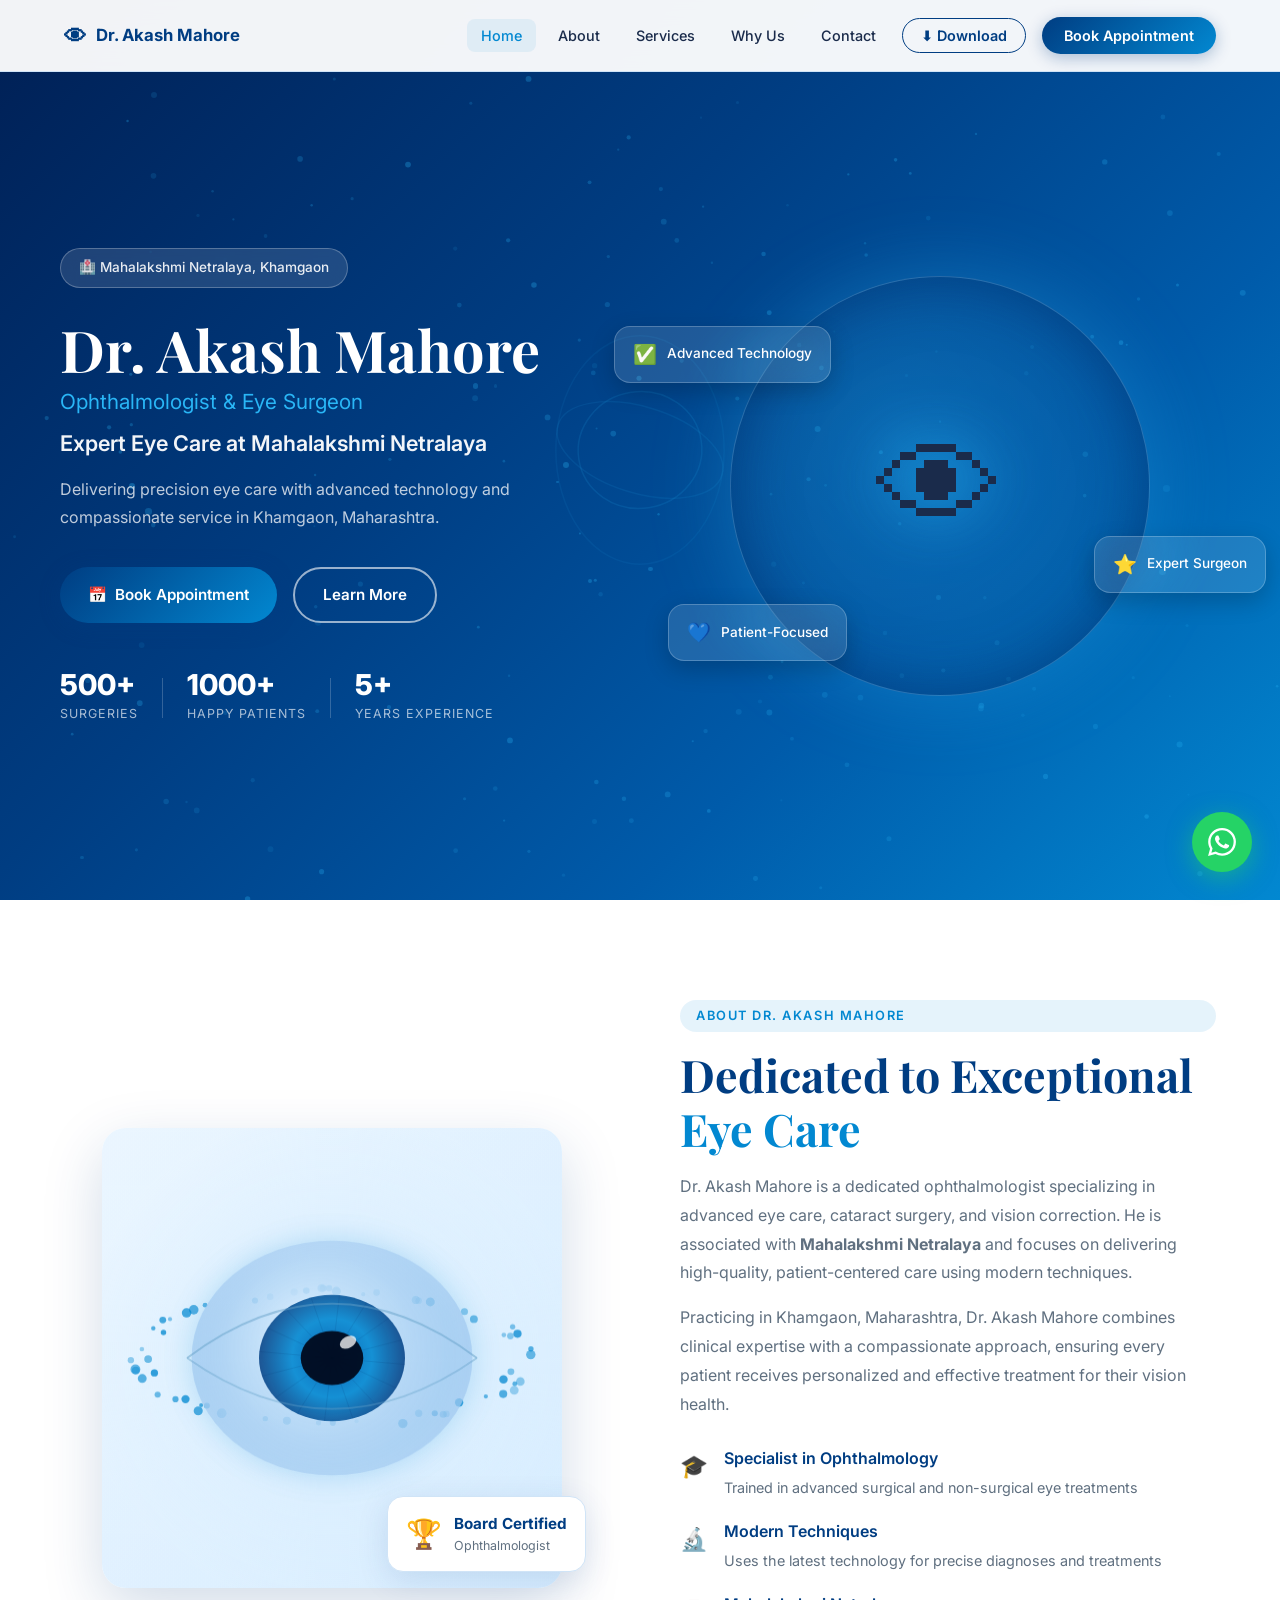
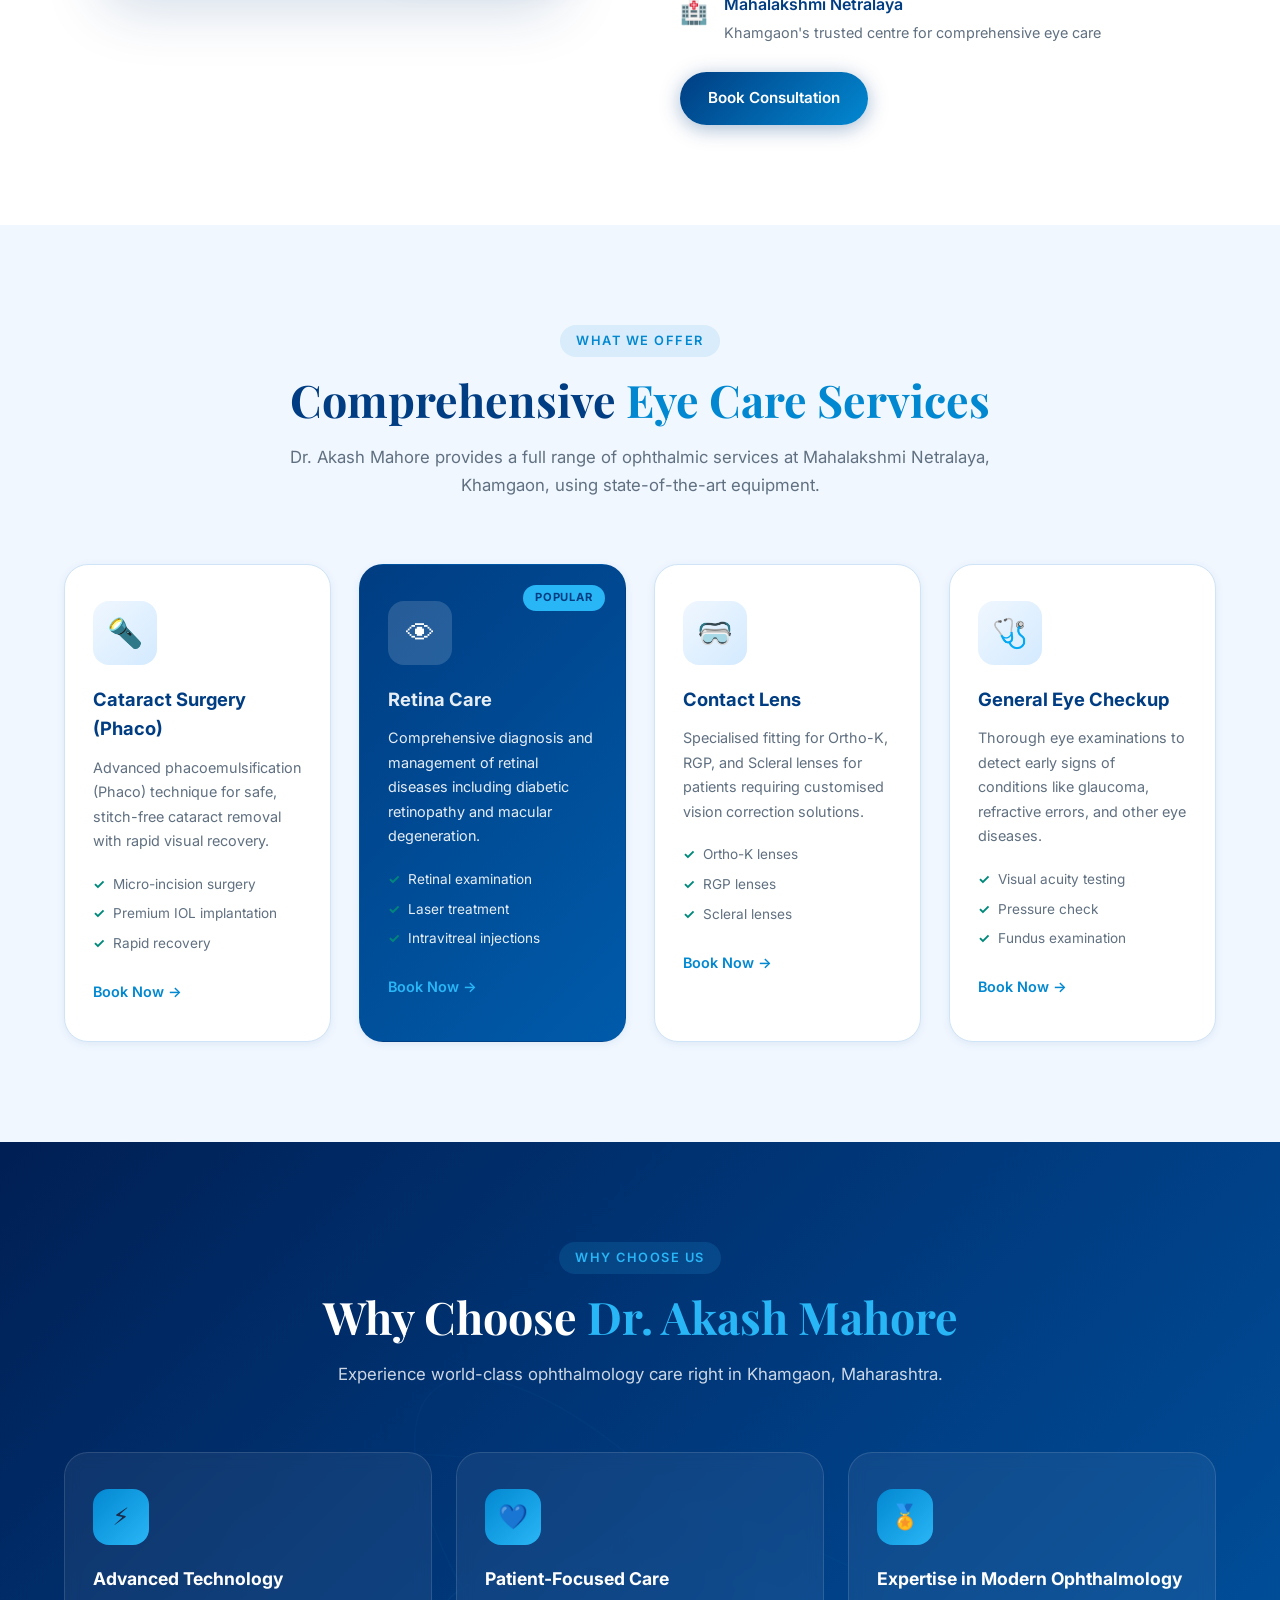
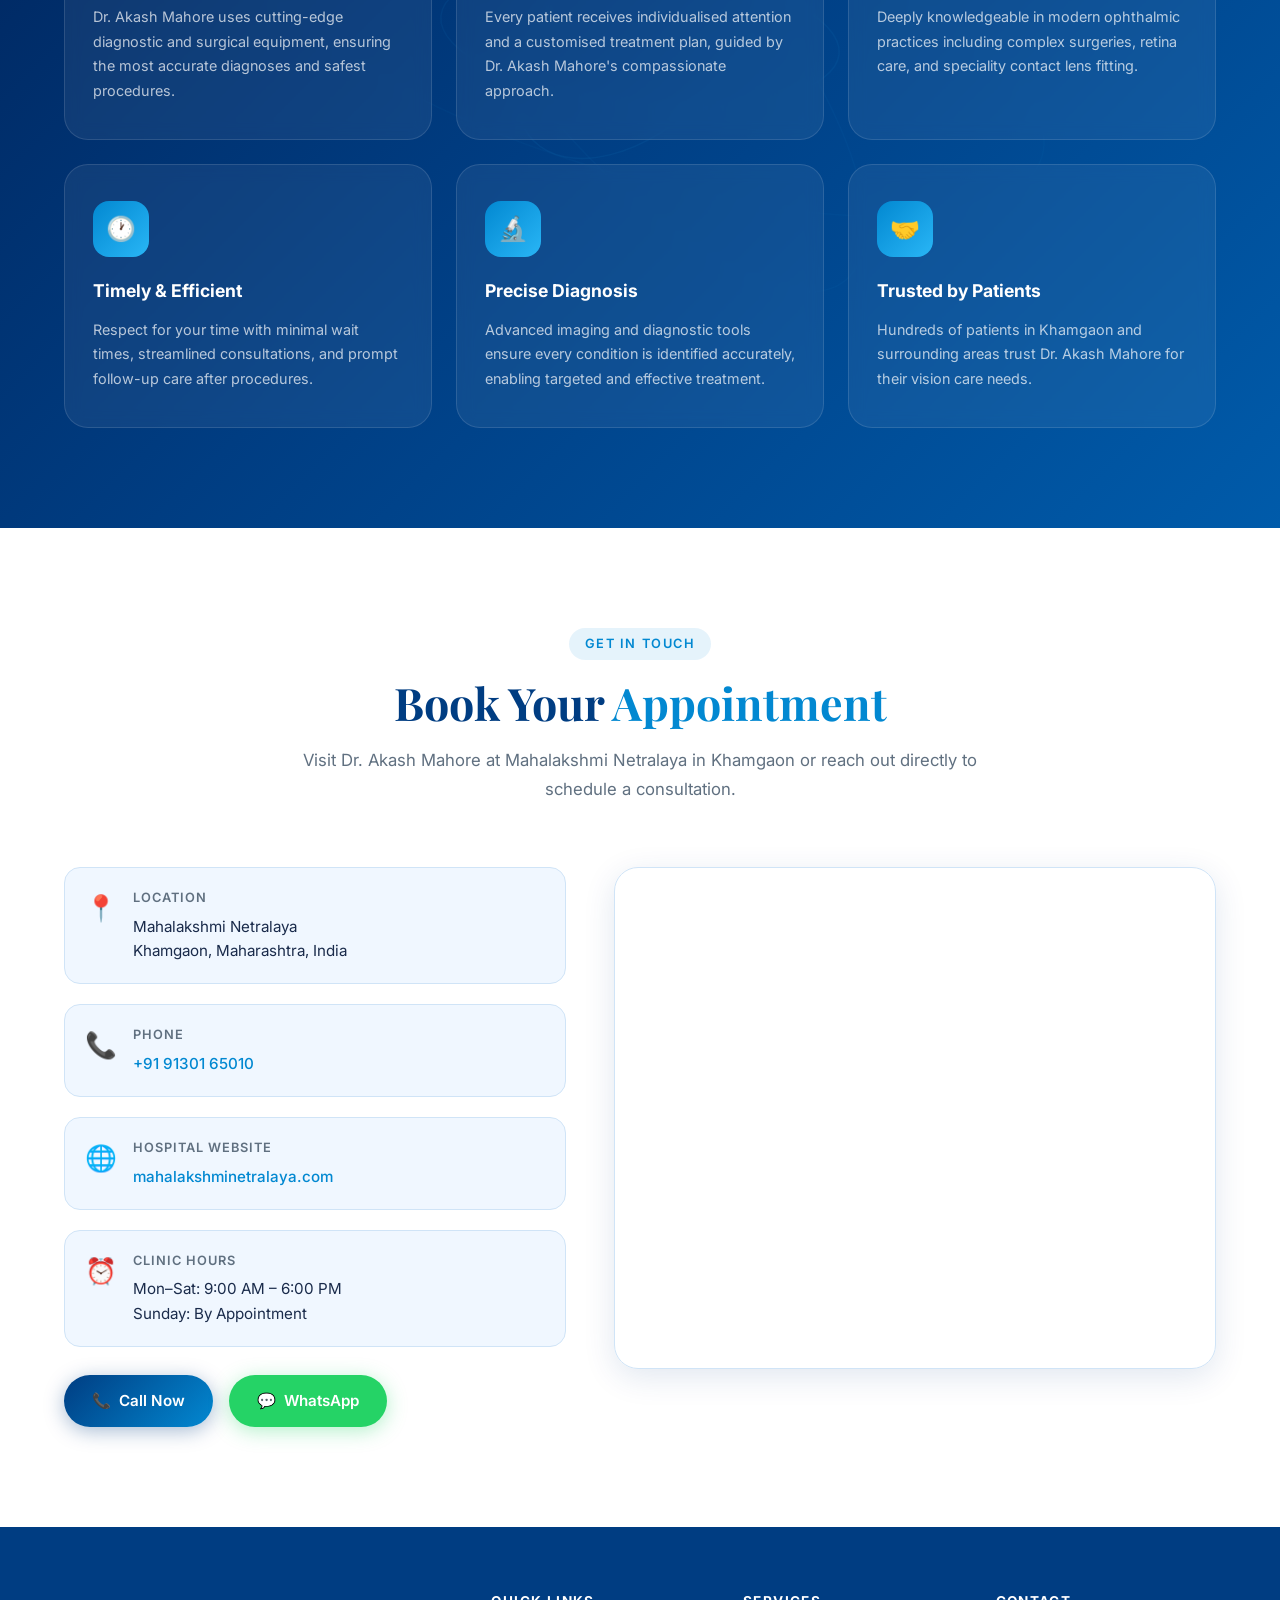
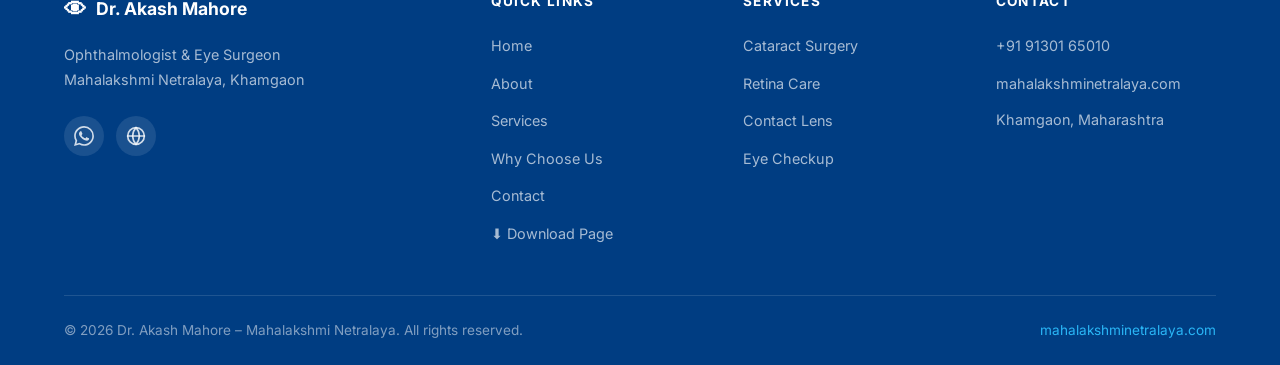
<file: index.html>
<!DOCTYPE html>
<html lang="en">
<head>
  <meta charset="UTF-8" />
  <meta name="viewport" content="width=device-width, initial-scale=1.0" />
  <meta name="description" content="Dr. Akash Mahore is a renowned ophthalmologist at Mahalakshmi Netralaya, Khamgaon, Maharashtra. Expert in cataract surgery, retina care, contact lens fitting, and general eye checkups." />
  <meta name="keywords" content="Dr. Akash Mahore, ophthalmologist, eye surgeon, Mahalakshmi Netralaya, Khamgaon, Maharashtra, cataract surgery, retina care, contact lens, eye checkup" />
  <meta name="author" content="Dr. Akash Mahore" />
  <meta property="og:title" content="Dr. Akash Mahore | Ophthalmologist | Mahalakshmi Netralaya" />
  <meta property="og:description" content="Expert eye care at Mahalakshmi Netralaya, Khamgaon, Maharashtra. Book an appointment with Dr. Akash Mahore today." />
  <meta property="og:type" content="website" />
  <title>Dr. Akash Mahore | Ophthalmologist | Mahalakshmi Netralaya</title>

  <!-- Schema Markup for Medical Professional -->
  <script type="application/ld+json">
  {
    "@context": "https://schema.org",
    "@type": "Physician",
    "name": "Dr. Akash Mahore",
    "description": "Ophthalmologist and Eye Surgeon specializing in cataract surgery, retina care, and vision correction.",
    "medicalSpecialty": "Ophthalmology",
    "worksFor": {
      "@type": "MedicalOrganization",
      "name": "Mahalakshmi Netralaya",
      "url": "https://mahalakshminetralaya.com",
      "address": {
        "@type": "PostalAddress",
        "addressLocality": "Khamgaon",
        "addressRegion": "Maharashtra",
        "addressCountry": "IN"
      }
    },
    "telephone": "+919130165010",
    "url": "https://mahalakshminetralaya.com"
  }
  </script>

  <link rel="stylesheet" href="styles.css" />
  <link rel="preconnect" href="https://fonts.googleapis.com" />
  <link rel="preconnect" href="https://fonts.gstatic.com" crossorigin />
  <link href="https://fonts.googleapis.com/css2?family=Inter:wght@300;400;500;600;700;800&family=Playfair+Display:wght@700&display=swap" rel="stylesheet" />
</head>
<body>

  <!-- ===== NAVIGATION ===== -->
  <nav class="navbar" id="navbar" role="navigation" aria-label="Main navigation">
    <div class="nav-container">
      <a href="#home" class="nav-logo" aria-label="Dr. Akash Mahore Home">
        <span class="logo-icon">👁</span>
        <span class="logo-text">Dr. Akash Mahore</span>
      </a>
      <ul class="nav-links" id="navLinks" role="list">
        <li><a href="#home" class="nav-link">Home</a></li>
        <li><a href="#about" class="nav-link">About</a></li>
        <li><a href="#services" class="nav-link">Services</a></li>
        <li><a href="#why-choose" class="nav-link">Why Us</a></li>
        <li><a href="#contact" class="nav-link">Contact</a></li>
        <li><a href="download.html" download="dr-akash-mahore-website.html" class="nav-download" aria-label="Download this website as a single HTML file">&#11015; Download</a></li>
        <li><a href="tel:+919130165010" class="nav-cta">Book Appointment</a></li>
      </ul>
      <button class="hamburger" id="hamburger" aria-label="Toggle navigation menu" aria-expanded="false" aria-controls="navLinks">
        <span></span><span></span><span></span>
      </button>
    </div>
  </nav>

  <!-- ===== HERO SECTION ===== -->
  <section class="hero" id="home" aria-label="Hero section">
    <canvas id="heroCanvas" aria-hidden="true"></canvas>
    <div class="hero-particles" aria-hidden="true" id="heroParticles"></div>
    <div class="hero-content">
      <div class="hero-badge">🏥 Mahalakshmi Netralaya, Khamgaon</div>
      <h1 class="hero-title">
        Dr. Akash Mahore
        <span class="title-accent">Ophthalmologist &amp; Eye Surgeon</span>
      </h1>
      <p class="hero-subtitle">Expert Eye Care at Mahalakshmi Netralaya</p>
      <p class="hero-desc">Delivering precision eye care with advanced technology and compassionate service in Khamgaon, Maharashtra.</p>
      <div class="hero-actions">
        <a href="tel:+919130165010" class="btn btn-primary">
          <span>📅</span> Book Appointment
        </a>
        <a href="#about" class="btn btn-secondary">Learn More</a>
      </div>
      <div class="hero-stats">
        <div class="stat-item">
          <span class="stat-number">500+</span>
          <span class="stat-label">Surgeries</span>
        </div>
        <div class="stat-divider" aria-hidden="true"></div>
        <div class="stat-item">
          <span class="stat-number">1000+</span>
          <span class="stat-label">Happy Patients</span>
        </div>
        <div class="stat-divider" aria-hidden="true"></div>
        <div class="stat-item">
          <span class="stat-number">5+</span>
          <span class="stat-label">Years Experience</span>
        </div>
      </div>
    </div>
    <div class="hero-visual" aria-hidden="true">
      <div class="eye-3d-container" id="eye3dContainer"></div>
      <div class="floating-card card-1">
        <span class="card-icon">✅</span>
        <span>Advanced Technology</span>
      </div>
      <div class="floating-card card-2">
        <span class="card-icon">⭐</span>
        <span>Expert Surgeon</span>
      </div>
      <div class="floating-card card-3">
        <span class="card-icon">💙</span>
        <span>Patient-Focused</span>
      </div>
    </div>
  </section>

  <!-- ===== ABOUT SECTION ===== -->
  <section class="about" id="about" aria-label="About Dr. Akash Mahore">
    <div class="section-container">
      <div class="about-visual" aria-hidden="true">
        <div class="about-3d-wrap">
          <canvas id="aboutCanvas"></canvas>
          <div class="about-badge">
            <span class="badge-icon">🏆</span>
            <div>
              <span class="badge-title">Board Certified</span>
              <span class="badge-sub">Ophthalmologist</span>
            </div>
          </div>
        </div>
      </div>
      <div class="about-content">
        <div class="section-label">About Dr. Akash Mahore</div>
        <h2 class="section-title">Dedicated to Exceptional <span class="text-accent">Eye Care</span></h2>
        <p class="about-bio">
          Dr. Akash Mahore is a dedicated ophthalmologist specializing in advanced eye care, cataract surgery, and vision correction. He is associated with <strong>Mahalakshmi Netralaya</strong> and focuses on delivering high-quality, patient-centered care using modern techniques.
        </p>
        <p class="about-bio">
          Practicing in Khamgaon, Maharashtra, Dr. Akash Mahore combines clinical expertise with a compassionate approach, ensuring every patient receives personalized and effective treatment for their vision health.
        </p>
        <ul class="about-highlights" role="list">
          <li class="highlight-item">
            <span class="highlight-icon">🎓</span>
            <div>
              <strong>Specialist in Ophthalmology</strong>
              <p>Trained in advanced surgical and non-surgical eye treatments</p>
            </div>
          </li>
          <li class="highlight-item">
            <span class="highlight-icon">🔬</span>
            <div>
              <strong>Modern Techniques</strong>
              <p>Uses the latest technology for precise diagnoses and treatments</p>
            </div>
          </li>
          <li class="highlight-item">
            <span class="highlight-icon">🏥</span>
            <div>
              <strong>Mahalakshmi Netralaya</strong>
              <p>Khamgaon's trusted centre for comprehensive eye care</p>
            </div>
          </li>
        </ul>
        <a href="tel:+919130165010" class="btn btn-primary">Book Consultation</a>
      </div>
    </div>
  </section>

  <!-- ===== SERVICES SECTION ===== -->
  <section class="services" id="services" aria-label="Services offered by Dr. Akash Mahore">
    <div class="section-container">
      <div class="section-header">
        <div class="section-label">What We Offer</div>
        <h2 class="section-title">Comprehensive <span class="text-accent">Eye Care Services</span></h2>
        <p class="section-desc">Dr. Akash Mahore provides a full range of ophthalmic services at Mahalakshmi Netralaya, Khamgaon, using state-of-the-art equipment.</p>
      </div>
      <div class="services-grid">

        <article class="service-card" data-tilt>
          <div class="service-icon-wrap">
            <div class="service-icon">🔦</div>
          </div>
          <h3>Cataract Surgery (Phaco)</h3>
          <p>Advanced phacoemulsification (Phaco) technique for safe, stitch-free cataract removal with rapid visual recovery.</p>
          <ul class="service-features" role="list">
            <li>Micro-incision surgery</li>
            <li>Premium IOL implantation</li>
            <li>Rapid recovery</li>
          </ul>
          <a href="tel:+919130165010" class="service-cta">Book Now →</a>
        </article>

        <article class="service-card featured" data-tilt>
          <div class="service-badge">Popular</div>
          <div class="service-icon-wrap">
            <div class="service-icon">👁</div>
          </div>
          <h3>Retina Care</h3>
          <p>Comprehensive diagnosis and management of retinal diseases including diabetic retinopathy and macular degeneration.</p>
          <ul class="service-features" role="list">
            <li>Retinal examination</li>
            <li>Laser treatment</li>
            <li>Intravitreal injections</li>
          </ul>
          <a href="tel:+919130165010" class="service-cta">Book Now →</a>
        </article>

        <article class="service-card" data-tilt>
          <div class="service-icon-wrap">
            <div class="service-icon">🥽</div>
          </div>
          <h3>Contact Lens</h3>
          <p>Specialised fitting for Ortho-K, RGP, and Scleral lenses for patients requiring customised vision correction solutions.</p>
          <ul class="service-features" role="list">
            <li>Ortho-K lenses</li>
            <li>RGP lenses</li>
            <li>Scleral lenses</li>
          </ul>
          <a href="tel:+919130165010" class="service-cta">Book Now →</a>
        </article>

        <article class="service-card" data-tilt>
          <div class="service-icon-wrap">
            <div class="service-icon">🩺</div>
          </div>
          <h3>General Eye Checkup</h3>
          <p>Thorough eye examinations to detect early signs of conditions like glaucoma, refractive errors, and other eye diseases.</p>
          <ul class="service-features" role="list">
            <li>Visual acuity testing</li>
            <li>Pressure check</li>
            <li>Fundus examination</li>
          </ul>
          <a href="tel:+919130165010" class="service-cta">Book Now →</a>
        </article>

      </div>
    </div>
  </section>

  <!-- ===== WHY CHOOSE SECTION ===== -->
  <section class="why-choose" id="why-choose" aria-label="Why choose Dr. Akash Mahore">
    <div class="why-bg-canvas" aria-hidden="true" id="whyCanvas"></div>
    <div class="section-container">
      <div class="section-header">
        <div class="section-label light">Why Choose Us</div>
        <h2 class="section-title light">Why Choose <span class="text-accent-light">Dr. Akash Mahore</span></h2>
        <p class="section-desc light">Experience world-class ophthalmology care right in Khamgaon, Maharashtra.</p>
      </div>
      <div class="why-grid">

        <div class="why-card" role="article">
          <div class="why-icon-wrap">
            <div class="why-icon">⚡</div>
          </div>
          <h3>Advanced Technology</h3>
          <p>Dr. Akash Mahore uses cutting-edge diagnostic and surgical equipment, ensuring the most accurate diagnoses and safest procedures.</p>
        </div>

        <div class="why-card" role="article">
          <div class="why-icon-wrap">
            <div class="why-icon">💙</div>
          </div>
          <h3>Patient-Focused Care</h3>
          <p>Every patient receives individualised attention and a customised treatment plan, guided by Dr. Akash Mahore's compassionate approach.</p>
        </div>

        <div class="why-card" role="article">
          <div class="why-icon-wrap">
            <div class="why-icon">🏅</div>
          </div>
          <h3>Expertise in Modern Ophthalmology</h3>
          <p>Deeply knowledgeable in modern ophthalmic practices including complex surgeries, retina care, and speciality contact lens fitting.</p>
        </div>

        <div class="why-card" role="article">
          <div class="why-icon-wrap">
            <div class="why-icon">🕐</div>
          </div>
          <h3>Timely &amp; Efficient</h3>
          <p>Respect for your time with minimal wait times, streamlined consultations, and prompt follow-up care after procedures.</p>
        </div>

        <div class="why-card" role="article">
          <div class="why-icon-wrap">
            <div class="why-icon">🔬</div>
          </div>
          <h3>Precise Diagnosis</h3>
          <p>Advanced imaging and diagnostic tools ensure every condition is identified accurately, enabling targeted and effective treatment.</p>
        </div>

        <div class="why-card" role="article">
          <div class="why-icon-wrap">
            <div class="why-icon">🤝</div>
          </div>
          <h3>Trusted by Patients</h3>
          <p>Hundreds of patients in Khamgaon and surrounding areas trust Dr. Akash Mahore for their vision care needs.</p>
        </div>

      </div>
    </div>
  </section>

  <!-- ===== CONTACT SECTION ===== -->
  <section class="contact" id="contact" aria-label="Contact Dr. Akash Mahore">
    <div class="section-container">
      <div class="section-header">
        <div class="section-label">Get In Touch</div>
        <h2 class="section-title">Book Your <span class="text-accent">Appointment</span></h2>
        <p class="section-desc">Visit Dr. Akash Mahore at Mahalakshmi Netralaya in Khamgaon or reach out directly to schedule a consultation.</p>
      </div>
      <div class="contact-grid">

        <div class="contact-info">
          <div class="contact-card">
            <div class="contact-icon">📍</div>
            <div>
              <h3>Location</h3>
              <p>Mahalakshmi Netralaya<br>Khamgaon, Maharashtra, India</p>
            </div>
          </div>
          <div class="contact-card">
            <div class="contact-icon">📞</div>
            <div>
              <h3>Phone</h3>
              <p><a href="tel:+919130165010">+91 91301 65010</a></p>
            </div>
          </div>
          <div class="contact-card">
            <div class="contact-icon">🌐</div>
            <div>
              <h3>Hospital Website</h3>
              <p><a href="https://mahalakshminetralaya.com" target="_blank" rel="noopener noreferrer">mahalakshminetralaya.com</a></p>
            </div>
          </div>
          <div class="contact-card">
            <div class="contact-icon">⏰</div>
            <div>
              <h3>Clinic Hours</h3>
              <p>Mon–Sat: 9:00 AM – 6:00 PM<br>Sunday: By Appointment</p>
            </div>
          </div>
          <div class="contact-actions">
            <a href="tel:+919130165010" class="btn btn-primary">
              <span>📞</span> Call Now
            </a>
            <a href="https://wa.me/919130165010?text=Hello%20Dr.%20Akash%20Mahore%2C%20I%20would%20like%20to%20book%20an%20appointment." target="_blank" rel="noopener noreferrer" class="btn btn-whatsapp">
              <span>💬</span> WhatsApp
            </a>
          </div>
        </div>

        <div class="contact-map">
          <iframe
            title="Mahalakshmi Netralaya location map"
            src="https://www.google.com/maps?q=Mahalakshmi+Netralaya+Khamgaon+Maharashtra&output=embed"
            allowfullscreen
            loading="lazy"
            referrerpolicy="no-referrer-when-downgrade"
          ></iframe>
        </div>

      </div>
    </div>
  </section>

  <!-- ===== FOOTER ===== -->
  <footer class="footer" role="contentinfo">
    <div class="footer-container">
      <div class="footer-top">
        <div class="footer-brand">
          <div class="footer-logo">
            <span class="logo-icon">👁</span>
            <span>Dr. Akash Mahore</span>
          </div>
          <p class="footer-tagline">Ophthalmologist &amp; Eye Surgeon<br>Mahalakshmi Netralaya, Khamgaon</p>
          <div class="footer-social" role="list" aria-label="Social media links">
            <a href="https://wa.me/919130165010" target="_blank" rel="noopener noreferrer" class="social-link" aria-label="WhatsApp">
              <svg xmlns="http://www.w3.org/2000/svg" width="20" height="20" viewBox="0 0 24 24" fill="currentColor" aria-hidden="true"><path d="M17.472 14.382c-.297-.149-1.758-.867-2.03-.967-.273-.099-.471-.148-.67.15-.197.297-.767.966-.94 1.164-.173.199-.347.223-.644.075-.297-.15-1.255-.463-2.39-1.475-.883-.788-1.48-1.761-1.653-2.059-.173-.297-.018-.458.13-.606.134-.133.298-.347.446-.52.149-.174.198-.298.298-.497.099-.198.05-.371-.025-.52-.075-.149-.669-1.612-.916-2.207-.242-.579-.487-.5-.669-.51-.173-.008-.371-.01-.57-.01-.198 0-.52.074-.792.372-.272.297-1.04 1.016-1.04 2.479 0 1.462 1.065 2.875 1.213 3.074.149.198 2.096 3.2 5.077 4.487.709.306 1.262.489 1.694.625.712.227 1.36.195 1.871.118.571-.085 1.758-.719 2.006-1.413.248-.694.248-1.289.173-1.413-.074-.124-.272-.198-.57-.347m-5.421 7.403h-.004a9.87 9.87 0 01-5.031-1.378l-.361-.214-3.741.982.998-3.648-.235-.374a9.86 9.86 0 01-1.51-5.26c.001-5.45 4.436-9.884 9.888-9.884 2.64 0 5.122 1.03 6.988 2.898a9.825 9.825 0 012.893 6.994c-.003 5.45-4.437 9.884-9.885 9.884m8.413-18.297A11.815 11.815 0 0012.05 0C5.495 0 .16 5.335.157 11.892c0 2.096.547 4.142 1.588 5.945L.057 24l6.305-1.654a11.882 11.882 0 005.683 1.448h.005c6.554 0 11.89-5.335 11.893-11.893a11.821 11.821 0 00-3.48-8.413z"/></svg>
            </a>
            <a href="https://mahalakshminetralaya.com" target="_blank" rel="noopener noreferrer" class="social-link" aria-label="Hospital Website">
              <svg xmlns="http://www.w3.org/2000/svg" width="20" height="20" viewBox="0 0 24 24" fill="none" stroke="currentColor" stroke-width="2" stroke-linecap="round" stroke-linejoin="round" aria-hidden="true"><circle cx="12" cy="12" r="10"/><line x1="2" y1="12" x2="22" y2="12"/><path d="M12 2a15.3 15.3 0 0 1 4 10 15.3 15.3 0 0 1-4 10 15.3 15.3 0 0 1-4-10 15.3 15.3 0 0 1 4-10z"/></svg>
            </a>
          </div>
        </div>
        <div class="footer-links">
          <div class="footer-col">
            <h4>Quick Links</h4>
            <ul role="list">
              <li><a href="#home">Home</a></li>
              <li><a href="#about">About</a></li>
              <li><a href="#services">Services</a></li>
              <li><a href="#why-choose">Why Choose Us</a></li>
              <li><a href="#contact">Contact</a></li>
              <li><a href="download.html" download="dr-akash-mahore-website.html">&#11015; Download Page</a></li>
            </ul>
          </div>
          <div class="footer-col">
            <h4>Services</h4>
            <ul role="list">
              <li><a href="#services">Cataract Surgery</a></li>
              <li><a href="#services">Retina Care</a></li>
              <li><a href="#services">Contact Lens</a></li>
              <li><a href="#services">Eye Checkup</a></li>
            </ul>
          </div>
          <div class="footer-col">
            <h4>Contact</h4>
            <ul role="list">
              <li><a href="tel:+919130165010">+91 91301 65010</a></li>
              <li><a href="https://mahalakshminetralaya.com" target="_blank" rel="noopener noreferrer">mahalakshminetralaya.com</a></li>
              <li>Khamgaon, Maharashtra</li>
            </ul>
          </div>
        </div>
      </div>
      <div class="footer-bottom">
        <p>&copy; <span id="year"></span> Dr. Akash Mahore – Mahalakshmi Netralaya. All rights reserved.</p>
        <p>
          <a href="https://mahalakshminetralaya.com" target="_blank" rel="noopener noreferrer">mahalakshminetralaya.com</a>
        </p>
      </div>
    </div>
  </footer>

  <!-- ===== WHATSAPP FLOATING BUTTON ===== -->
  <a
    href="https://wa.me/919130165010?text=Hello%20Dr.%20Akash%20Mahore%2C%20I%20would%20like%20to%20book%20an%20appointment."
    target="_blank"
    rel="noopener noreferrer"
    class="whatsapp-float"
    aria-label="Contact Dr. Akash Mahore on WhatsApp"
  >
    <svg xmlns="http://www.w3.org/2000/svg" width="28" height="28" viewBox="0 0 24 24" fill="white" aria-hidden="true">
      <path d="M17.472 14.382c-.297-.149-1.758-.867-2.03-.967-.273-.099-.471-.148-.67.15-.197.297-.767.966-.94 1.164-.173.199-.347.223-.644.075-.297-.15-1.255-.463-2.39-1.475-.883-.788-1.48-1.761-1.653-2.059-.173-.297-.018-.458.13-.606.134-.133.298-.347.446-.52.149-.174.198-.298.298-.497.099-.198.05-.371-.025-.52-.075-.149-.669-1.612-.916-2.207-.242-.579-.487-.5-.669-.51-.173-.008-.371-.01-.57-.01-.198 0-.52.074-.792.372-.272.297-1.04 1.016-1.04 2.479 0 1.462 1.065 2.875 1.213 3.074.149.198 2.096 3.2 5.077 4.487.709.306 1.262.489 1.694.625.712.227 1.36.195 1.871.118.571-.085 1.758-.719 2.006-1.413.248-.694.248-1.289.173-1.413-.074-.124-.272-.198-.57-.347m-5.421 7.403h-.004a9.87 9.87 0 01-5.031-1.378l-.361-.214-3.741.982.998-3.648-.235-.374a9.86 9.86 0 01-1.51-5.26c.001-5.45 4.436-9.884 9.888-9.884 2.64 0 5.122 1.03 6.988 2.898a9.825 9.825 0 012.893 6.994c-.003 5.45-4.437 9.884-9.885 9.884m8.413-18.297A11.815 11.815 0 0012.05 0C5.495 0 .16 5.335.157 11.892c0 2.096.547 4.142 1.588 5.945L.057 24l6.305-1.654a11.882 11.882 0 005.683 1.448h.005c6.554 0 11.89-5.335 11.893-11.893a11.821 11.821 0 00-3.48-8.413z"/>
    </svg>
    <span class="whatsapp-tooltip">Chat with Dr. Akash Mahore</span>
  </a>

  <script src="three-setup.js"></script>
  <script src="script.js"></script>
</body>
</html>
</file>
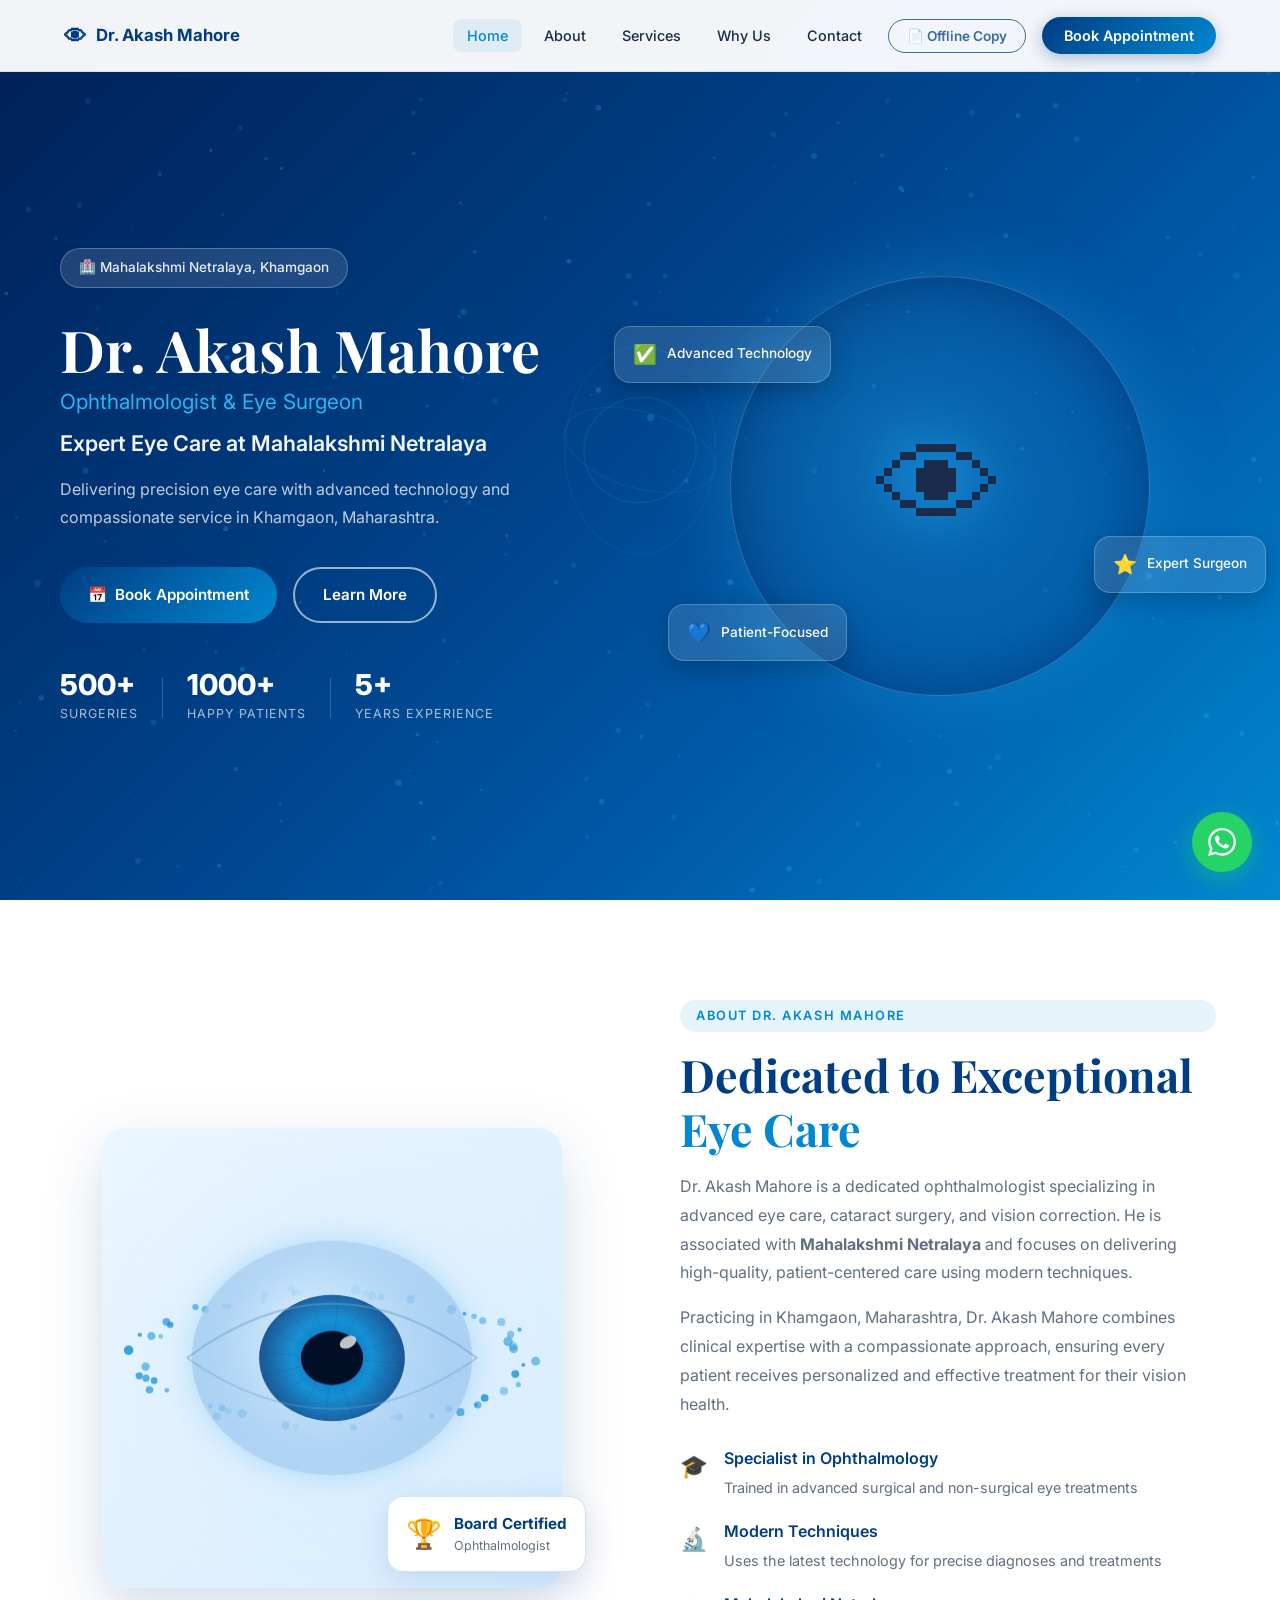
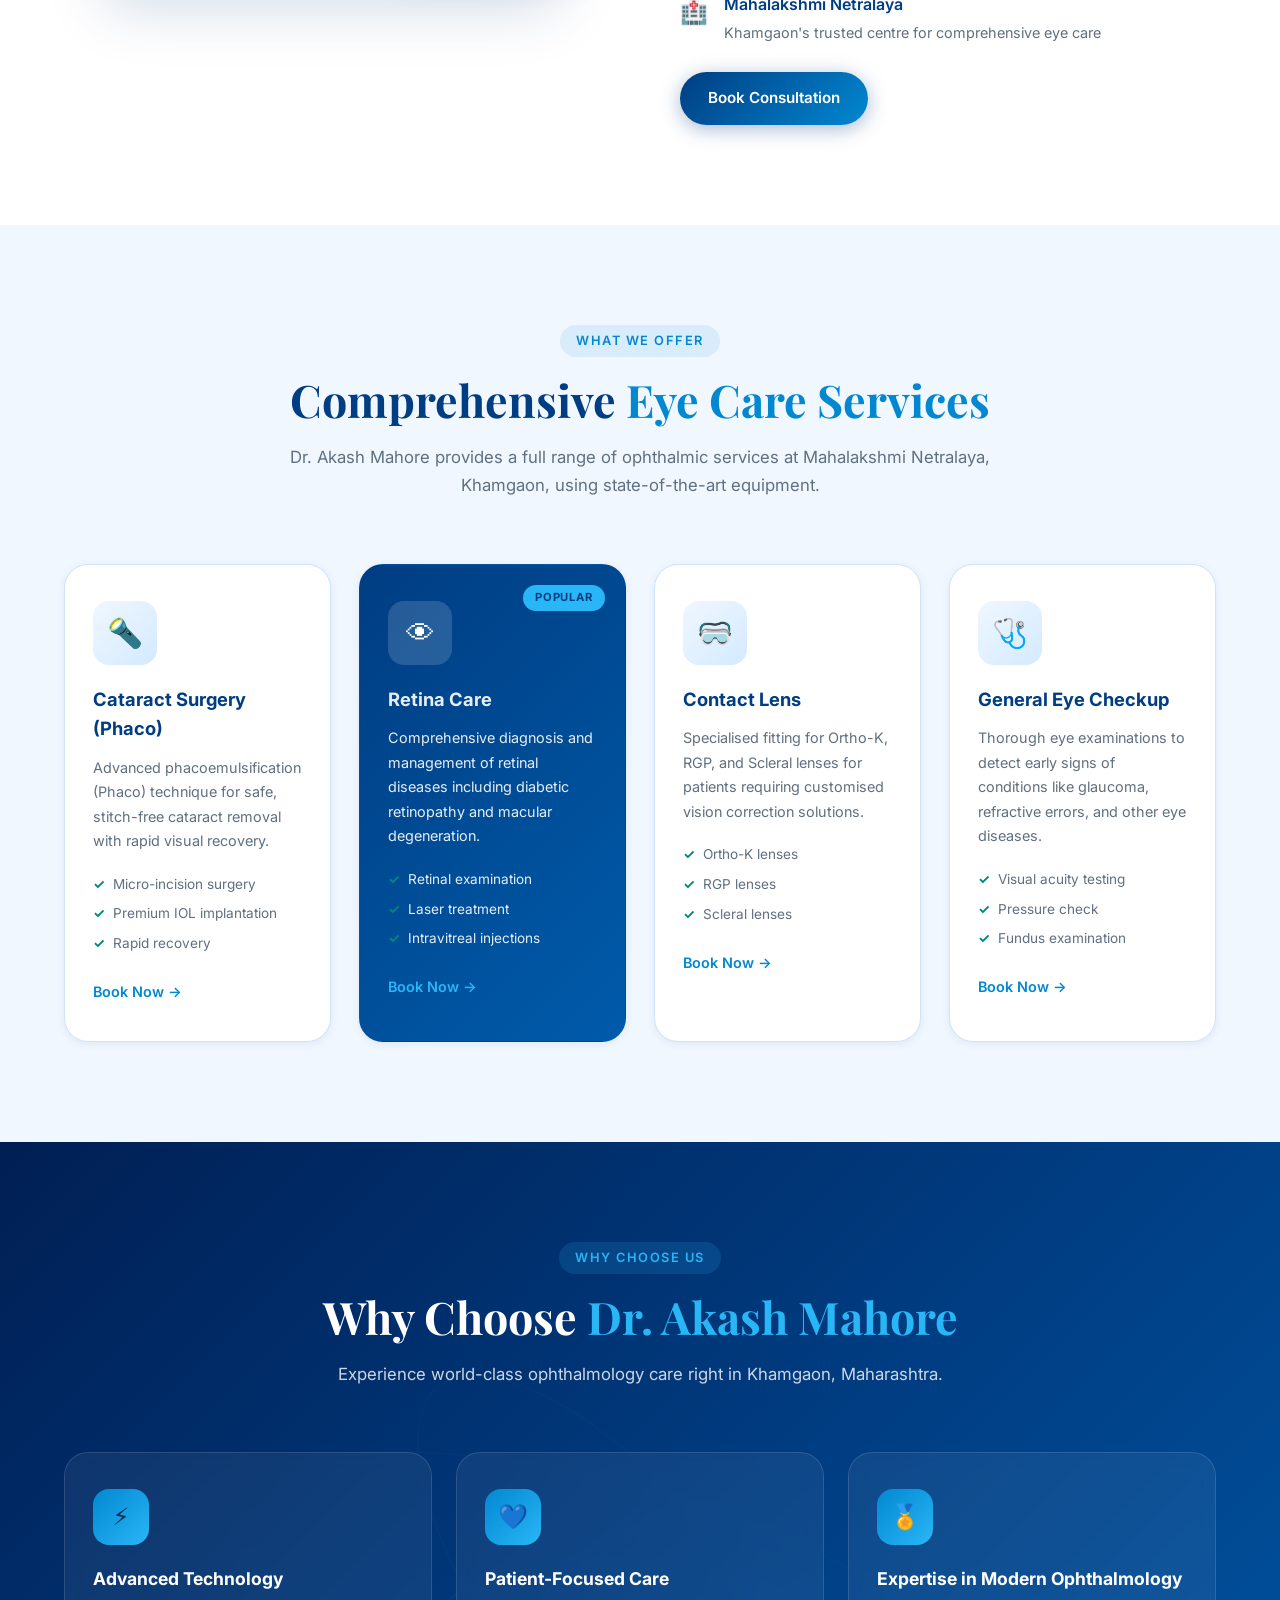
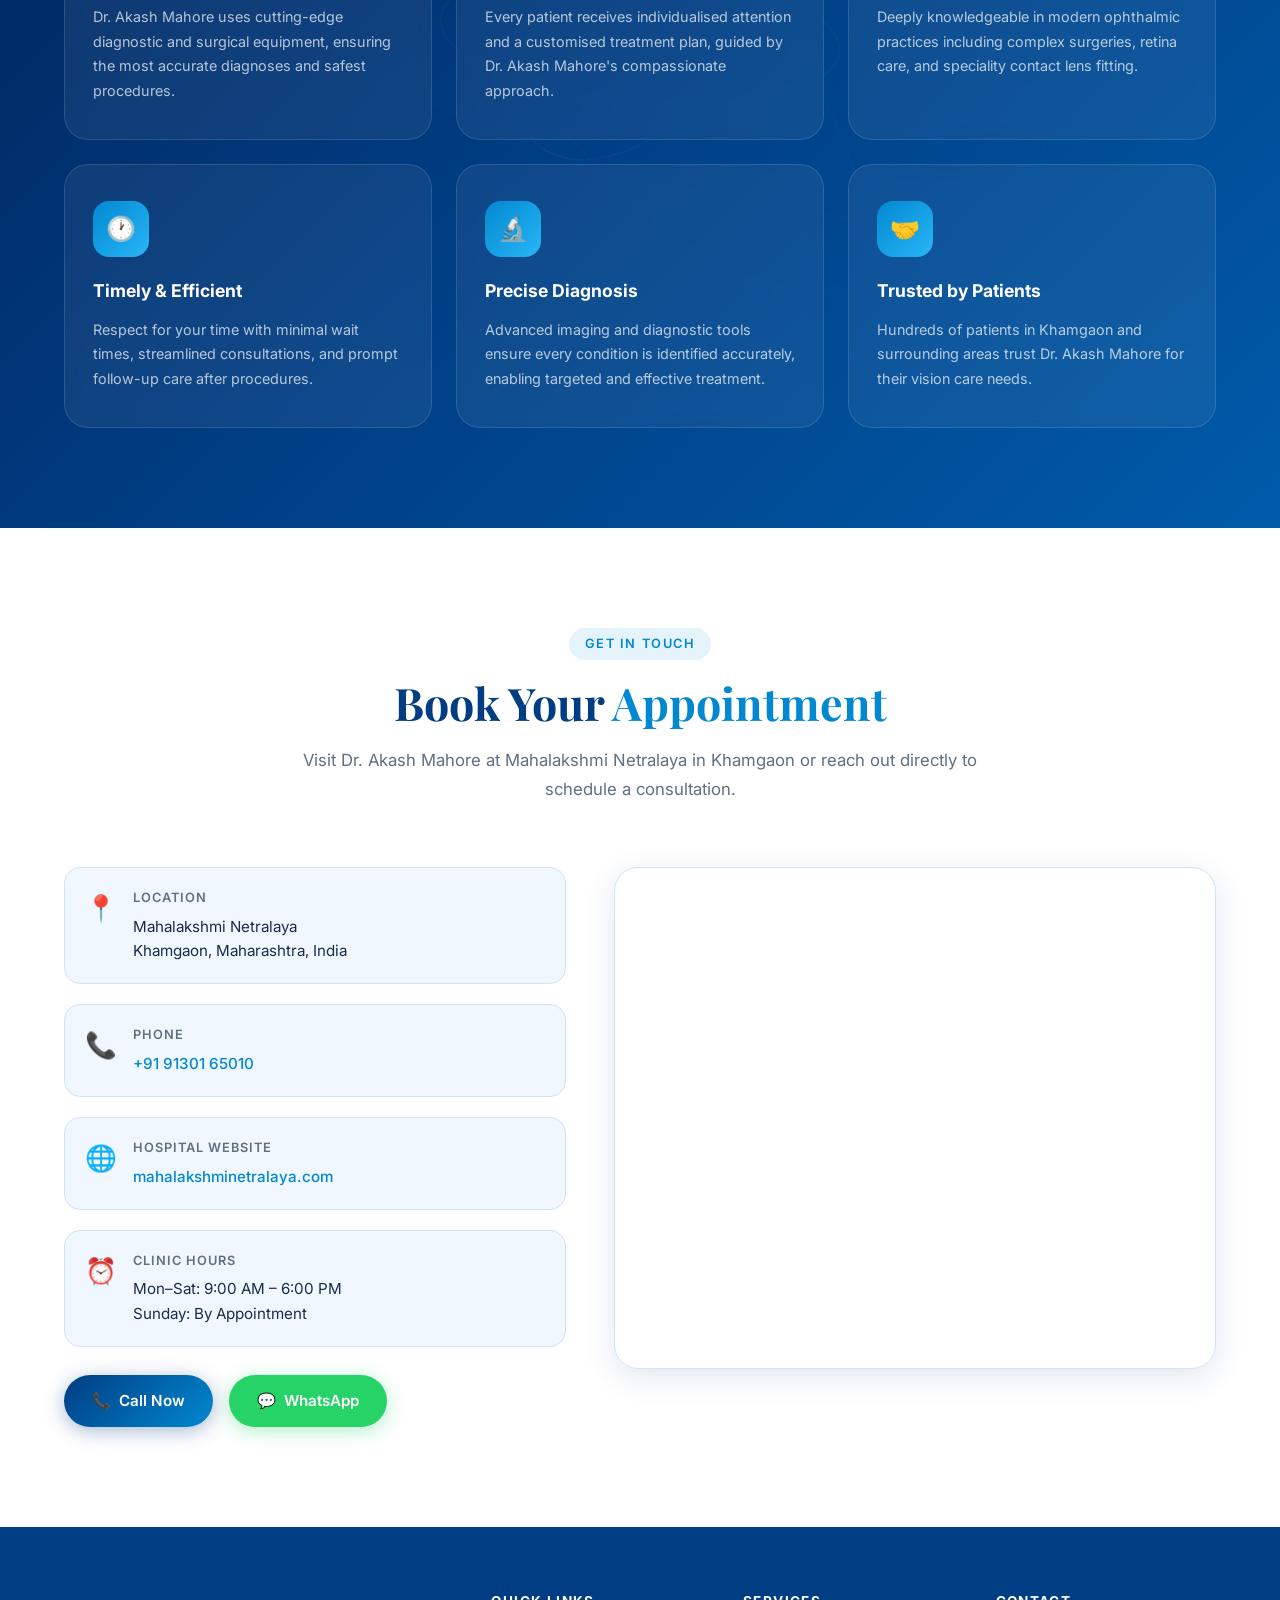
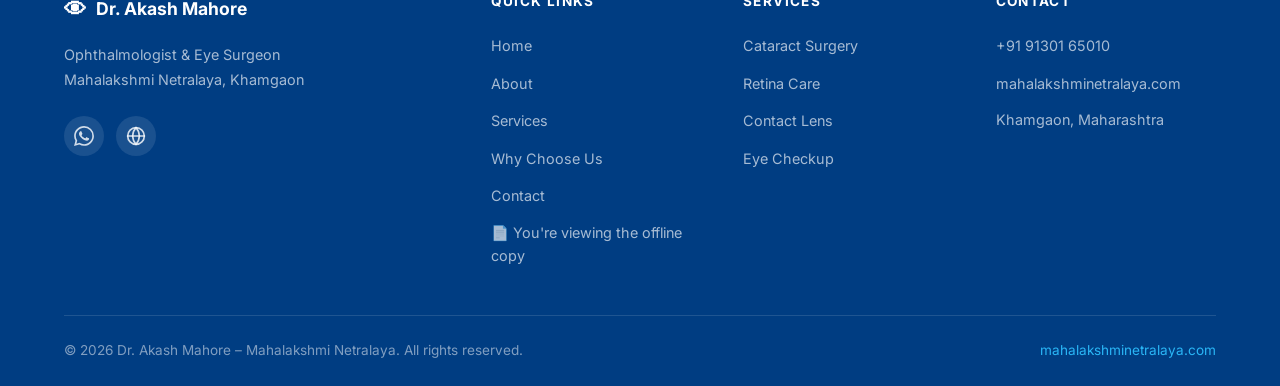
<file: download.html>
<!DOCTYPE html>
<html lang="en">
<head>
  <meta charset="UTF-8" />
  <meta name="viewport" content="width=device-width, initial-scale=1.0" />
  <meta name="description" content="Dr. Akash Mahore is a renowned ophthalmologist at Mahalakshmi Netralaya, Khamgaon, Maharashtra. Expert in cataract surgery, retina care, contact lens fitting, and general eye checkups." />
  <meta name="keywords" content="Dr. Akash Mahore, ophthalmologist, eye surgeon, Mahalakshmi Netralaya, Khamgaon, Maharashtra, cataract surgery, retina care, contact lens, eye checkup" />
  <meta name="author" content="Dr. Akash Mahore" />
  <meta property="og:title" content="Dr. Akash Mahore | Ophthalmologist | Mahalakshmi Netralaya" />
  <meta property="og:description" content="Expert eye care at Mahalakshmi Netralaya, Khamgaon, Maharashtra. Book an appointment with Dr. Akash Mahore today." />
  <meta property="og:type" content="website" />
  <title>Dr. Akash Mahore | Ophthalmologist | Mahalakshmi Netralaya</title>

  <!-- Schema Markup for Medical Professional -->
  <script type="application/ld+json">
  {
    "@context": "https://schema.org",
    "@type": "Physician",
    "name": "Dr. Akash Mahore",
    "description": "Ophthalmologist and Eye Surgeon specializing in cataract surgery, retina care, and vision correction.",
    "medicalSpecialty": "Ophthalmology",
    "worksFor": {
      "@type": "MedicalOrganization",
      "name": "Mahalakshmi Netralaya",
      "url": "https://mahalakshminetralaya.com",
      "address": {
        "@type": "PostalAddress",
        "addressLocality": "Khamgaon",
        "addressRegion": "Maharashtra",
        "addressCountry": "IN"
      }
    },
    "telephone": "+919130165010",
    "url": "https://mahalakshminetralaya.com"
  }
  </script>
  <link rel="preconnect" href="https://fonts.googleapis.com" />
  <link rel="preconnect" href="https://fonts.gstatic.com" crossorigin />
  <link href="https://fonts.googleapis.com/css2?family=Inter:wght@300;400;500;600;700;800&family=Playfair+Display:wght@700&display=swap" rel="stylesheet" />

  <style>
/* ============================================================
   Dr. Akash Mahore – Ophthalmologist Website Styles
   Mahalakshmi Netralaya, Khamgaon, Maharashtra
   ============================================================ */

/* ---- CSS Variables ---- */
:root {
  --color-primary: #003D82;
  --color-primary-light: #1565C0;
  --color-accent: #0288D1;
  --color-accent-light: #29B6F6;
  --color-bg: #FFFFFF;
  --color-bg-soft: #F0F7FF;
  --color-bg-card: #FFFFFF;
  --color-text: #1A2B4B;
  --color-text-muted: #607080;
  --color-border: #D0E4F7;
  --color-success: #00897B;
  --color-whatsapp: #25D366;
  --shadow-sm: 0 2px 8px rgba(0, 61, 130, 0.08);
  --shadow-md: 0 8px 32px rgba(0, 61, 130, 0.12);
  --shadow-lg: 0 20px 60px rgba(0, 61, 130, 0.18);
  --radius-sm: 8px;
  --radius-md: 16px;
  --radius-lg: 24px;
  --transition: 0.35s cubic-bezier(0.4, 0, 0.2, 1);
  --font-body: 'Inter', system-ui, sans-serif;
  --font-heading: 'Playfair Display', Georgia, serif;
  --nav-height: 72px;
}

/* ---- Reset & Base ---- */
*, *::before, *::after { box-sizing: border-box; margin: 0; padding: 0; }

html {
  scroll-behavior: smooth;
  font-size: 16px;
}

body {
  font-family: var(--font-body);
  color: var(--color-text);
  background: var(--color-bg);
  overflow-x: hidden;
  line-height: 1.6;
}

img, svg { display: block; max-width: 100%; }

a {
  color: inherit;
  text-decoration: none;
  transition: color var(--transition);
}

ul { list-style: none; }

/* ---- Utility Classes ---- */
.text-accent { color: var(--color-accent); }
.text-accent-light { color: var(--color-accent-light); }

.section-container {
  max-width: 1200px;
  margin: 0 auto;
  padding: 100px 24px;
}

.section-header {
  text-align: center;
  max-width: 700px;
  margin: 0 auto 64px;
}

.section-label {
  display: inline-block;
  font-size: 0.8rem;
  font-weight: 600;
  letter-spacing: 0.12em;
  text-transform: uppercase;
  color: var(--color-accent);
  background: rgba(2, 136, 209, 0.1);
  padding: 6px 16px;
  border-radius: 100px;
  margin-bottom: 16px;
}

.section-label.light {
  color: var(--color-accent-light);
  background: rgba(41, 182, 246, 0.15);
}

.section-title {
  font-family: var(--font-heading);
  font-size: clamp(1.8rem, 4vw, 2.8rem);
  line-height: 1.2;
  color: var(--color-primary);
  margin-bottom: 16px;
}

.section-title.light { color: #FFFFFF; }

.section-desc {
  font-size: 1.05rem;
  color: var(--color-text-muted);
  line-height: 1.7;
}

.section-desc.light { color: rgba(255, 255, 255, 0.8); }

/* ---- Buttons ---- */
.btn {
  display: inline-flex;
  align-items: center;
  gap: 8px;
  padding: 14px 28px;
  border-radius: 100px;
  font-size: 0.95rem;
  font-weight: 600;
  cursor: pointer;
  border: none;
  transition: all var(--transition);
  white-space: nowrap;
  text-decoration: none;
}

.btn-primary {
  background: linear-gradient(135deg, var(--color-primary) 0%, var(--color-accent) 100%);
  color: #FFFFFF;
  box-shadow: 0 4px 20px rgba(0, 61, 130, 0.35);
}

.btn-primary:hover {
  transform: translateY(-3px);
  box-shadow: 0 8px 32px rgba(0, 61, 130, 0.45);
  color: #FFFFFF;
}

.btn-secondary {
  background: transparent;
  color: #FFFFFF;
  border: 2px solid rgba(255, 255, 255, 0.6);
}

.btn-secondary:hover {
  background: rgba(255, 255, 255, 0.15);
  border-color: #FFFFFF;
  color: #FFFFFF;
}

.btn-whatsapp {
  background: var(--color-whatsapp);
  color: #FFFFFF;
  box-shadow: 0 4px 20px rgba(37, 211, 102, 0.35);
}

.btn-whatsapp:hover {
  transform: translateY(-3px);
  box-shadow: 0 8px 32px rgba(37, 211, 102, 0.45);
  color: #FFFFFF;
}

/* ============================================================
   NAVIGATION
   ============================================================ */
.navbar {
  position: fixed;
  top: 0;
  left: 0;
  right: 0;
  z-index: 1000;
  height: var(--nav-height);
  background: rgba(255, 255, 255, 0.95);
  backdrop-filter: blur(12px);
  -webkit-backdrop-filter: blur(12px);
  border-bottom: 1px solid var(--color-border);
  transition: all var(--transition);
}

.navbar.scrolled {
  box-shadow: var(--shadow-md);
}

.nav-container {
  max-width: 1200px;
  margin: 0 auto;
  padding: 0 24px;
  height: 100%;
  display: flex;
  align-items: center;
  justify-content: space-between;
}

.nav-logo {
  display: flex;
  align-items: center;
  gap: 10px;
  font-weight: 700;
  font-size: 1.05rem;
  color: var(--color-primary);
}

.logo-icon { font-size: 1.4rem; }

.nav-links {
  display: flex;
  align-items: center;
  gap: 8px;
}

.nav-link {
  padding: 8px 14px;
  border-radius: var(--radius-sm);
  font-size: 0.9rem;
  font-weight: 500;
  color: var(--color-text);
  transition: all var(--transition);
}

.nav-link:hover,
.nav-link.active {
  color: var(--color-accent);
  background: rgba(2, 136, 209, 0.08);
}

.nav-cta {
  padding: 10px 22px;
  background: linear-gradient(135deg, var(--color-primary) 0%, var(--color-accent) 100%);
  color: #FFFFFF !important;
  border-radius: 100px;
  font-size: 0.9rem;
  font-weight: 600;
  margin-left: 8px;
  transition: all var(--transition);
  box-shadow: 0 4px 16px rgba(0, 61, 130, 0.3);
}

.nav-cta:hover {
  transform: translateY(-2px);
  box-shadow: 0 8px 24px rgba(0, 61, 130, 0.4);
  color: #FFFFFF !important;
}

.nav-download {
  padding: 8px 18px;
  border: 1.5px solid var(--color-primary);
  color: var(--color-primary) !important;
  border-radius: 100px;
  font-size: 0.9rem;
  font-weight: 600;
  margin-left: 4px;
  transition: all var(--transition);
  white-space: nowrap;
}
.nav-download:hover {
  background: var(--color-primary);
  color: #FFFFFF !important;
  transform: translateY(-2px);
  box-shadow: 0 6px 20px rgba(0, 61, 130, 0.3);
}

.nav-offline {
  cursor: default;
  opacity: 0.75;
  font-size: 0.85rem;
}

.hamburger {
  display: none;
  flex-direction: column;
  gap: 5px;
  background: none;
  border: none;
  cursor: pointer;
  padding: 8px;
  border-radius: var(--radius-sm);
  transition: background var(--transition);
}

.hamburger:hover { background: var(--color-bg-soft); }

.hamburger span {
  display: block;
  width: 24px;
  height: 2px;
  background: var(--color-primary);
  border-radius: 2px;
  transition: all var(--transition);
}

.hamburger.open span:nth-child(1) { transform: translateY(7px) rotate(45deg); }
.hamburger.open span:nth-child(2) { opacity: 0; transform: scaleX(0); }
.hamburger.open span:nth-child(3) { transform: translateY(-7px) rotate(-45deg); }

/* ============================================================
   HERO SECTION
   ============================================================ */
.hero {
  position: relative;
  min-height: 100vh;
  display: flex;
  align-items: center;
  background: linear-gradient(135deg, #001F54 0%, #003D82 40%, #005BAA 70%, #0288D1 100%);
  overflow: hidden;
  padding-top: var(--nav-height);
}

#heroCanvas {
  position: absolute;
  inset: 0;
  width: 100%;
  height: 100%;
  opacity: 0.5;
}

.hero-particles {
  position: absolute;
  inset: 0;
  pointer-events: none;
}

.hero-content {
  position: relative;
  z-index: 2;
  flex: 1;
  max-width: 600px;
  padding: 48px 24px 48px 60px;
  animation: fadeInLeft 1s ease-out;
}

@keyframes fadeInLeft {
  from { opacity: 0; transform: translateX(-40px); }
  to   { opacity: 1; transform: translateX(0); }
}

.hero-badge {
  display: inline-flex;
  align-items: center;
  gap: 8px;
  background: rgba(255, 255, 255, 0.12);
  border: 1px solid rgba(255, 255, 255, 0.25);
  color: rgba(255, 255, 255, 0.9);
  padding: 8px 18px;
  border-radius: 100px;
  font-size: 0.85rem;
  font-weight: 500;
  margin-bottom: 28px;
  backdrop-filter: blur(8px);
}

.hero-title {
  font-family: var(--font-heading);
  font-size: clamp(2.2rem, 5vw, 3.6rem);
  color: #FFFFFF;
  line-height: 1.15;
  margin-bottom: 12px;
}

.title-accent {
  display: block;
  font-family: var(--font-body);
  font-size: clamp(1rem, 2.5vw, 1.3rem);
  font-weight: 400;
  color: var(--color-accent-light);
  margin-top: 8px;
}

.hero-subtitle {
  font-size: clamp(1rem, 2.5vw, 1.35rem);
  color: rgba(255, 255, 255, 0.95);
  font-weight: 600;
  margin-bottom: 16px;
}

.hero-desc {
  font-size: 1rem;
  color: rgba(255, 255, 255, 0.75);
  line-height: 1.7;
  margin-bottom: 36px;
  max-width: 480px;
}

.hero-actions {
  display: flex;
  gap: 16px;
  flex-wrap: wrap;
  margin-bottom: 48px;
}

.hero-stats {
  display: flex;
  align-items: center;
  gap: 24px;
}

.stat-item {
  display: flex;
  flex-direction: column;
}

.stat-number {
  font-size: 1.8rem;
  font-weight: 800;
  color: #FFFFFF;
  line-height: 1;
}

.stat-label {
  font-size: 0.78rem;
  color: rgba(255, 255, 255, 0.65);
  text-transform: uppercase;
  letter-spacing: 0.08em;
  margin-top: 4px;
}

.stat-divider {
  width: 1px;
  height: 40px;
  background: rgba(255, 255, 255, 0.2);
}

/* Hero Visual (right side) */
.hero-visual {
  position: relative;
  flex: 1;
  display: flex;
  align-items: center;
  justify-content: center;
  min-height: 500px;
  animation: fadeInRight 1s ease-out 0.3s both;
}

@keyframes fadeInRight {
  from { opacity: 0; transform: translateX(40px); }
  to   { opacity: 1; transform: translateX(0); }
}

.eye-3d-container {
  width: 420px;
  height: 420px;
  border-radius: 50%;
  background: radial-gradient(circle at 40% 40%, rgba(41, 182, 246, 0.25), rgba(0, 61, 130, 0.4));
  border: 1px solid rgba(255, 255, 255, 0.15);
  box-shadow: 0 0 80px rgba(41, 182, 246, 0.3), inset 0 0 60px rgba(0, 40, 100, 0.5);
  position: relative;
  overflow: hidden;
  display: flex;
  align-items: center;
  justify-content: center;
}

.eye-3d-container::before {
  content: '👁';
  font-size: 8rem;
  filter: drop-shadow(0 0 30px rgba(41, 182, 246, 0.8));
  animation: eyePulse 3s ease-in-out infinite;
}

@keyframes eyePulse {
  0%, 100% { transform: scale(1); filter: drop-shadow(0 0 20px rgba(41, 182, 246, 0.6)); }
  50%       { transform: scale(1.08); filter: drop-shadow(0 0 40px rgba(41, 182, 246, 1)); }
}

/* Floating Cards */
.floating-card {
  position: absolute;
  display: flex;
  align-items: center;
  gap: 10px;
  background: rgba(255, 255, 255, 0.12);
  backdrop-filter: blur(16px);
  border: 1px solid rgba(255, 255, 255, 0.22);
  padding: 12px 18px;
  border-radius: var(--radius-md);
  color: #FFFFFF;
  font-size: 0.85rem;
  font-weight: 500;
  white-space: nowrap;
  box-shadow: 0 8px 24px rgba(0, 0, 0, 0.2);
}

.card-icon { font-size: 1.2rem; }

.card-1 { top: 18%; left: 2%; animation: float1 4s ease-in-out infinite; }
.card-2 { top: 60%; right: 2%; animation: float2 4.5s ease-in-out infinite 0.5s; }
.card-3 { bottom: 15%; left: 10%; animation: float3 5s ease-in-out infinite 1s; }

@keyframes float1 {
  0%, 100% { transform: translateY(0px); }
  50% { transform: translateY(-12px); }
}
@keyframes float2 {
  0%, 100% { transform: translateY(0px); }
  50% { transform: translateY(-10px); }
}
@keyframes float3 {
  0%, 100% { transform: translateY(0px); }
  50% { transform: translateY(-14px); }
}

/* ============================================================
   ABOUT SECTION
   ============================================================ */
.about {
  background: var(--color-bg);
}

.about .section-container {
  display: grid;
  grid-template-columns: 1fr 1fr;
  gap: 80px;
  align-items: center;
}

.about-visual { position: relative; }

.about-3d-wrap {
  position: relative;
  width: 100%;
  aspect-ratio: 1;
  max-width: 460px;
  margin: 0 auto;
}

#aboutCanvas {
  width: 100% !important;
  height: 100% !important;
  border-radius: var(--radius-lg);
  background: linear-gradient(135deg, var(--color-bg-soft), #D3EAFF);
  box-shadow: var(--shadow-lg);
}

.about-badge {
  position: absolute;
  bottom: 24px;
  right: -24px;
  display: flex;
  align-items: center;
  gap: 12px;
  background: var(--color-bg);
  border: 1px solid var(--color-border);
  padding: 14px 18px;
  border-radius: var(--radius-md);
  box-shadow: var(--shadow-md);
  animation: float1 4s ease-in-out infinite;
}

.badge-icon { font-size: 1.8rem; }

.badge-title {
  display: block;
  font-weight: 700;
  font-size: 0.95rem;
  color: var(--color-primary);
}

.badge-sub {
  display: block;
  font-size: 0.78rem;
  color: var(--color-text-muted);
}

.about-content .section-label { display: block; text-align: left; }

.about-bio {
  font-size: 1rem;
  line-height: 1.8;
  color: var(--color-text-muted);
  margin-bottom: 16px;
}

.about-highlights {
  margin: 28px 0;
  display: flex;
  flex-direction: column;
  gap: 20px;
}

.highlight-item {
  display: flex;
  gap: 16px;
  align-items: flex-start;
}

.highlight-icon { font-size: 1.4rem; margin-top: 2px; flex-shrink: 0; }

.highlight-item strong {
  display: block;
  font-weight: 600;
  color: var(--color-primary);
  margin-bottom: 4px;
}

.highlight-item p {
  font-size: 0.9rem;
  color: var(--color-text-muted);
  margin: 0;
}

/* ============================================================
   SERVICES SECTION
   ============================================================ */
.services {
  background: var(--color-bg-soft);
}

.services-grid {
  display: grid;
  grid-template-columns: repeat(auto-fit, minmax(260px, 1fr));
  gap: 28px;
}

.service-card {
  position: relative;
  background: var(--color-bg-card);
  border-radius: var(--radius-lg);
  padding: 36px 28px;
  border: 1px solid var(--color-border);
  box-shadow: var(--shadow-sm);
  transition: all var(--transition);
  transform-style: preserve-3d;
  overflow: hidden;
}

.service-card::before {
  content: '';
  position: absolute;
  top: 0; left: 0; right: 0;
  height: 3px;
  background: linear-gradient(90deg, var(--color-primary), var(--color-accent-light));
  opacity: 0;
  transition: opacity var(--transition);
}

.service-card:hover {
  transform: translateY(-10px) rotateX(2deg);
  box-shadow: var(--shadow-lg);
  border-color: rgba(2, 136, 209, 0.2);
}

.service-card:hover::before { opacity: 1; }

.service-card.featured {
  background: linear-gradient(135deg, var(--color-primary) 0%, #005BAA 100%);
  color: #FFFFFF;
  border-color: transparent;
}

.service-card.featured h3,
.service-card.featured p,
.service-card.featured .service-features li { color: rgba(255, 255, 255, 0.9); }

.service-card.featured .service-cta { color: var(--color-accent-light); }

.service-badge {
  position: absolute;
  top: 20px; right: 20px;
  background: var(--color-accent-light);
  color: var(--color-primary);
  font-size: 0.7rem;
  font-weight: 700;
  padding: 4px 12px;
  border-radius: 100px;
  text-transform: uppercase;
  letter-spacing: 0.08em;
}

.service-icon-wrap {
  width: 64px;
  height: 64px;
  background: linear-gradient(135deg, var(--color-bg-soft), #D3EAFF);
  border-radius: var(--radius-md);
  display: flex;
  align-items: center;
  justify-content: center;
  margin-bottom: 20px;
}

.service-card.featured .service-icon-wrap {
  background: rgba(255, 255, 255, 0.15);
}

.service-icon { font-size: 1.8rem; }

.service-card h3 {
  font-size: 1.15rem;
  font-weight: 700;
  color: var(--color-primary);
  margin-bottom: 12px;
}

.service-card p {
  font-size: 0.9rem;
  color: var(--color-text-muted);
  line-height: 1.7;
  margin-bottom: 20px;
}

.service-features {
  margin-bottom: 24px;
  display: flex;
  flex-direction: column;
  gap: 8px;
}

.service-features li {
  font-size: 0.85rem;
  color: var(--color-text-muted);
  padding-left: 20px;
  position: relative;
}

.service-features li::before {
  content: '✓';
  position: absolute;
  left: 0;
  color: var(--color-success);
  font-weight: 700;
}

.service-cta {
  display: inline-block;
  font-size: 0.9rem;
  font-weight: 600;
  color: var(--color-accent);
  transition: gap var(--transition);
}

.service-cta:hover { letter-spacing: 0.02em; }

/* ============================================================
   WHY CHOOSE SECTION
   ============================================================ */
.why-choose {
  position: relative;
  background: linear-gradient(135deg, #001F54 0%, #003D82 50%, #005BAA 100%);
  overflow: hidden;
}

.why-bg-canvas {
  position: absolute;
  inset: 0;
  opacity: 0.3;
}

.why-choose .section-container { position: relative; z-index: 2; }

.why-grid {
  display: grid;
  grid-template-columns: repeat(auto-fit, minmax(300px, 1fr));
  gap: 24px;
}

.why-card {
  background: rgba(255, 255, 255, 0.06);
  border: 1px solid rgba(255, 255, 255, 0.12);
  border-radius: var(--radius-lg);
  padding: 36px 28px;
  backdrop-filter: blur(8px);
  transition: all var(--transition);
  cursor: default;
}

.why-card:hover {
  background: rgba(255, 255, 255, 0.1);
  border-color: rgba(41, 182, 246, 0.4);
  transform: translateY(-6px);
  box-shadow: 0 16px 40px rgba(0, 0, 0, 0.25);
}

.why-icon-wrap {
  width: 56px;
  height: 56px;
  background: linear-gradient(135deg, var(--color-accent), var(--color-accent-light));
  border-radius: var(--radius-md);
  display: flex;
  align-items: center;
  justify-content: center;
  margin-bottom: 20px;
}

.why-icon { font-size: 1.5rem; }

.why-card h3 {
  font-size: 1.1rem;
  font-weight: 700;
  color: #FFFFFF;
  margin-bottom: 12px;
}

.why-card p {
  font-size: 0.9rem;
  color: rgba(255, 255, 255, 0.7);
  line-height: 1.7;
}

/* ============================================================
   CONTACT SECTION
   ============================================================ */
.contact { background: var(--color-bg); }

.contact-grid {
  display: grid;
  grid-template-columns: 1fr 1.2fr;
  gap: 48px;
  align-items: start;
}

.contact-info {
  display: flex;
  flex-direction: column;
  gap: 20px;
}

.contact-card {
  display: flex;
  align-items: flex-start;
  gap: 16px;
  background: var(--color-bg-soft);
  border: 1px solid var(--color-border);
  border-radius: var(--radius-md);
  padding: 20px;
  transition: all var(--transition);
}

.contact-card:hover {
  border-color: rgba(2, 136, 209, 0.3);
  box-shadow: var(--shadow-sm);
}

.contact-icon { font-size: 1.6rem; flex-shrink: 0; }

.contact-card h3 {
  font-size: 0.8rem;
  font-weight: 600;
  text-transform: uppercase;
  letter-spacing: 0.08em;
  color: var(--color-text-muted);
  margin-bottom: 6px;
}

.contact-card p {
  font-size: 0.95rem;
  color: var(--color-text);
  line-height: 1.6;
}

.contact-card a {
  color: var(--color-accent);
  font-weight: 500;
}

.contact-card a:hover { color: var(--color-primary); }

.contact-actions {
  display: flex;
  gap: 16px;
  flex-wrap: wrap;
  margin-top: 8px;
}

.contact-map {
  border-radius: var(--radius-lg);
  overflow: hidden;
  box-shadow: var(--shadow-md);
  border: 1px solid var(--color-border);
}

.contact-map iframe {
  width: 100%;
  height: 500px;
  border: none;
  display: block;
}

/* ============================================================
   FOOTER
   ============================================================ */
.footer {
  background: var(--color-primary);
  color: rgba(255, 255, 255, 0.85);
}

.footer-container {
  max-width: 1200px;
  margin: 0 auto;
  padding: 0 24px;
}

.footer-top {
  display: grid;
  grid-template-columns: 1fr 2fr;
  gap: 64px;
  padding: 64px 0 48px;
  border-bottom: 1px solid rgba(255, 255, 255, 0.12);
}

.footer-logo {
  display: flex;
  align-items: center;
  gap: 10px;
  font-size: 1.1rem;
  font-weight: 700;
  color: #FFFFFF;
  margin-bottom: 16px;
}

.footer-tagline {
  font-size: 0.9rem;
  color: rgba(255, 255, 255, 0.65);
  line-height: 1.7;
  margin-bottom: 24px;
}

.footer-social {
  display: flex;
  gap: 12px;
}

.social-link {
  display: flex;
  align-items: center;
  justify-content: center;
  width: 40px;
  height: 40px;
  border-radius: 50%;
  background: rgba(255, 255, 255, 0.1);
  color: rgba(255, 255, 255, 0.8);
  transition: all var(--transition);
}

.social-link:hover {
  background: var(--color-accent);
  color: #FFFFFF;
  transform: translateY(-3px);
}

.footer-links {
  display: grid;
  grid-template-columns: repeat(3, 1fr);
  gap: 32px;
}

.footer-col h4 {
  font-size: 0.85rem;
  font-weight: 700;
  text-transform: uppercase;
  letter-spacing: 0.1em;
  color: #FFFFFF;
  margin-bottom: 20px;
}

.footer-col ul {
  display: flex;
  flex-direction: column;
  gap: 12px;
}

.footer-col a {
  font-size: 0.9rem;
  color: rgba(255, 255, 255, 0.65);
  transition: color var(--transition);
}

.footer-col a:hover { color: var(--color-accent-light); }

.footer-col li:not(:has(a)) {
  font-size: 0.9rem;
  color: rgba(255, 255, 255, 0.65);
}

.footer-bottom {
  display: flex;
  align-items: center;
  justify-content: space-between;
  padding: 24px 0;
  font-size: 0.85rem;
  color: rgba(255, 255, 255, 0.5);
  flex-wrap: wrap;
  gap: 12px;
}

.footer-bottom a {
  color: var(--color-accent-light);
}

.footer-bottom a:hover { color: #FFFFFF; }

/* ============================================================
   WHATSAPP FLOATING BUTTON
   ============================================================ */
.whatsapp-float {
  position: fixed;
  bottom: 28px;
  right: 28px;
  z-index: 999;
  width: 60px;
  height: 60px;
  border-radius: 50%;
  background: var(--color-whatsapp);
  display: flex;
  align-items: center;
  justify-content: center;
  box-shadow: 0 6px 24px rgba(37, 211, 102, 0.5);
  transition: all var(--transition);
  animation: waPulse 2.5s ease-in-out infinite;
}

.whatsapp-float:hover {
  transform: scale(1.12);
  box-shadow: 0 10px 32px rgba(37, 211, 102, 0.65);
  animation: none;
}

@keyframes waPulse {
  0%, 100% { box-shadow: 0 6px 24px rgba(37, 211, 102, 0.5); }
  50% { box-shadow: 0 6px 32px rgba(37, 211, 102, 0.8), 0 0 0 12px rgba(37, 211, 102, 0.12); }
}

.whatsapp-tooltip {
  position: absolute;
  right: 70px;
  background: var(--color-primary);
  color: #FFFFFF;
  padding: 6px 14px;
  border-radius: var(--radius-sm);
  font-size: 0.82rem;
  font-weight: 500;
  white-space: nowrap;
  opacity: 0;
  pointer-events: none;
  transition: opacity var(--transition);
  box-shadow: var(--shadow-sm);
}

.whatsapp-tooltip::after {
  content: '';
  position: absolute;
  right: -6px;
  top: 50%;
  transform: translateY(-50%);
  border: 6px solid transparent;
  border-right: none;
  border-left-color: var(--color-primary);
}

.whatsapp-float:hover .whatsapp-tooltip { opacity: 1; }

/* ============================================================
   SCROLL ANIMATIONS
   ============================================================ */
.reveal {
  opacity: 0;
  transform: translateY(30px);
  transition: opacity 0.7s ease, transform 0.7s ease;
}

.reveal.visible {
  opacity: 1;
  transform: translateY(0);
}

.reveal-left {
  opacity: 0;
  transform: translateX(-30px);
  transition: opacity 0.7s ease, transform 0.7s ease;
}

.reveal-left.visible {
  opacity: 1;
  transform: translateX(0);
}

.reveal-right {
  opacity: 0;
  transform: translateX(30px);
  transition: opacity 0.7s ease, transform 0.7s ease;
}

.reveal-right.visible {
  opacity: 1;
  transform: translateX(0);
}

/* Staggered delays for children */
.reveal-stagger > *:nth-child(1) { transition-delay: 0s; }
.reveal-stagger > *:nth-child(2) { transition-delay: 0.1s; }
.reveal-stagger > *:nth-child(3) { transition-delay: 0.2s; }
.reveal-stagger > *:nth-child(4) { transition-delay: 0.3s; }
.reveal-stagger > *:nth-child(5) { transition-delay: 0.4s; }
.reveal-stagger > *:nth-child(6) { transition-delay: 0.5s; }

/* ============================================================
   RESPONSIVE DESIGN
   ============================================================ */

/* Large tablets */
@media (max-width: 1024px) {
  .hero-content { padding-left: 40px; }
  .eye-3d-container { width: 340px; height: 340px; }
  .about .section-container { gap: 48px; }
}

/* Tablets */
@media (max-width: 768px) {
  :root { --nav-height: 64px; }

  .hamburger { display: flex; }

  .nav-links {
    position: fixed;
    top: var(--nav-height);
    left: 0;
    right: 0;
    background: rgba(255, 255, 255, 0.98);
    backdrop-filter: blur(16px);
    flex-direction: column;
    padding: 24px;
    gap: 8px;
    border-bottom: 1px solid var(--color-border);
    transform: translateY(-120%);
    opacity: 0;
    transition: transform var(--transition), opacity var(--transition);
    pointer-events: none;
  }

  .nav-links.open {
    transform: translateY(0);
    opacity: 1;
    pointer-events: all;
  }

  .nav-link, .nav-cta {
    width: 100%;
    text-align: center;
    padding: 12px 20px;
  }

  .nav-cta { margin-left: 0; }
  .nav-download { margin-left: 0; width: 100%; text-align: center; }

  .hero {
    flex-direction: column;
    padding-top: calc(var(--nav-height) + 24px);
    padding-bottom: 60px;
  }

  .hero-content {
    padding: 32px 24px;
    max-width: 100%;
    text-align: center;
  }

  .hero-actions { justify-content: center; }
  .hero-stats { justify-content: center; }

  .hero-visual {
    min-height: 320px;
    width: 100%;
  }

  .eye-3d-container {
    width: 280px;
    height: 280px;
  }

  .floating-card { display: none; }

  .about .section-container {
    grid-template-columns: 1fr;
    gap: 40px;
  }

  .about-badge { right: 0; }

  .about-content .section-label { text-align: center; }
  .about-content .section-title { text-align: center; }

  .contact-grid {
    grid-template-columns: 1fr;
    gap: 32px;
  }

  .footer-top {
    grid-template-columns: 1fr;
    gap: 40px;
  }

  .footer-links {
    grid-template-columns: repeat(2, 1fr);
    gap: 24px;
  }

  .footer-bottom { flex-direction: column; text-align: center; }
}

/* Mobile */
@media (max-width: 480px) {
  .section-container { padding: 72px 20px; }

  .hero-stats { gap: 16px; }
  .stat-number { font-size: 1.4rem; }

  .services-grid { grid-template-columns: 1fr; }
  .why-grid { grid-template-columns: 1fr; }

  .footer-links { grid-template-columns: 1fr; }

  .whatsapp-float { bottom: 20px; right: 20px; width: 52px; height: 52px; }
}

  </style>
</head>
<body>

  <!-- ===== NAVIGATION ===== -->
  <nav class="navbar" id="navbar" role="navigation" aria-label="Main navigation">
    <div class="nav-container">
      <a href="#home" class="nav-logo" aria-label="Dr. Akash Mahore Home">
        <span class="logo-icon">👁</span>
        <span class="logo-text">Dr. Akash Mahore</span>
      </a>
      <ul class="nav-links" id="navLinks" role="list">
        <li><a href="#home" class="nav-link">Home</a></li>
        <li><a href="#about" class="nav-link">About</a></li>
        <li><a href="#services" class="nav-link">Services</a></li>
        <li><a href="#why-choose" class="nav-link">Why Us</a></li>
        <li><a href="#contact" class="nav-link">Contact</a></li>
        <li><span class="nav-download nav-offline" aria-label="You are viewing the offline copy">&#128196; Offline Copy</span></li>
        <li><a href="tel:+919130165010" class="nav-cta">Book Appointment</a></li>
      </ul>
      <button class="hamburger" id="hamburger" aria-label="Toggle navigation menu" aria-expanded="false" aria-controls="navLinks">
        <span></span><span></span><span></span>
      </button>
    </div>
  </nav>

  <!-- ===== HERO SECTION ===== -->
  <section class="hero" id="home" aria-label="Hero section">
    <canvas id="heroCanvas" aria-hidden="true"></canvas>
    <div class="hero-particles" aria-hidden="true" id="heroParticles"></div>
    <div class="hero-content">
      <div class="hero-badge">🏥 Mahalakshmi Netralaya, Khamgaon</div>
      <h1 class="hero-title">
        Dr. Akash Mahore
        <span class="title-accent">Ophthalmologist &amp; Eye Surgeon</span>
      </h1>
      <p class="hero-subtitle">Expert Eye Care at Mahalakshmi Netralaya</p>
      <p class="hero-desc">Delivering precision eye care with advanced technology and compassionate service in Khamgaon, Maharashtra.</p>
      <div class="hero-actions">
        <a href="tel:+919130165010" class="btn btn-primary">
          <span>📅</span> Book Appointment
        </a>
        <a href="#about" class="btn btn-secondary">Learn More</a>
      </div>
      <div class="hero-stats">
        <div class="stat-item">
          <span class="stat-number">500+</span>
          <span class="stat-label">Surgeries</span>
        </div>
        <div class="stat-divider" aria-hidden="true"></div>
        <div class="stat-item">
          <span class="stat-number">1000+</span>
          <span class="stat-label">Happy Patients</span>
        </div>
        <div class="stat-divider" aria-hidden="true"></div>
        <div class="stat-item">
          <span class="stat-number">5+</span>
          <span class="stat-label">Years Experience</span>
        </div>
      </div>
    </div>
    <div class="hero-visual" aria-hidden="true">
      <div class="eye-3d-container" id="eye3dContainer"></div>
      <div class="floating-card card-1">
        <span class="card-icon">✅</span>
        <span>Advanced Technology</span>
      </div>
      <div class="floating-card card-2">
        <span class="card-icon">⭐</span>
        <span>Expert Surgeon</span>
      </div>
      <div class="floating-card card-3">
        <span class="card-icon">💙</span>
        <span>Patient-Focused</span>
      </div>
    </div>
  </section>

  <!-- ===== ABOUT SECTION ===== -->
  <section class="about" id="about" aria-label="About Dr. Akash Mahore">
    <div class="section-container">
      <div class="about-visual" aria-hidden="true">
        <div class="about-3d-wrap">
          <canvas id="aboutCanvas"></canvas>
          <div class="about-badge">
            <span class="badge-icon">🏆</span>
            <div>
              <span class="badge-title">Board Certified</span>
              <span class="badge-sub">Ophthalmologist</span>
            </div>
          </div>
        </div>
      </div>
      <div class="about-content">
        <div class="section-label">About Dr. Akash Mahore</div>
        <h2 class="section-title">Dedicated to Exceptional <span class="text-accent">Eye Care</span></h2>
        <p class="about-bio">
          Dr. Akash Mahore is a dedicated ophthalmologist specializing in advanced eye care, cataract surgery, and vision correction. He is associated with <strong>Mahalakshmi Netralaya</strong> and focuses on delivering high-quality, patient-centered care using modern techniques.
        </p>
        <p class="about-bio">
          Practicing in Khamgaon, Maharashtra, Dr. Akash Mahore combines clinical expertise with a compassionate approach, ensuring every patient receives personalized and effective treatment for their vision health.
        </p>
        <ul class="about-highlights" role="list">
          <li class="highlight-item">
            <span class="highlight-icon">🎓</span>
            <div>
              <strong>Specialist in Ophthalmology</strong>
              <p>Trained in advanced surgical and non-surgical eye treatments</p>
            </div>
          </li>
          <li class="highlight-item">
            <span class="highlight-icon">🔬</span>
            <div>
              <strong>Modern Techniques</strong>
              <p>Uses the latest technology for precise diagnoses and treatments</p>
            </div>
          </li>
          <li class="highlight-item">
            <span class="highlight-icon">🏥</span>
            <div>
              <strong>Mahalakshmi Netralaya</strong>
              <p>Khamgaon's trusted centre for comprehensive eye care</p>
            </div>
          </li>
        </ul>
        <a href="tel:+919130165010" class="btn btn-primary">Book Consultation</a>
      </div>
    </div>
  </section>

  <!-- ===== SERVICES SECTION ===== -->
  <section class="services" id="services" aria-label="Services offered by Dr. Akash Mahore">
    <div class="section-container">
      <div class="section-header">
        <div class="section-label">What We Offer</div>
        <h2 class="section-title">Comprehensive <span class="text-accent">Eye Care Services</span></h2>
        <p class="section-desc">Dr. Akash Mahore provides a full range of ophthalmic services at Mahalakshmi Netralaya, Khamgaon, using state-of-the-art equipment.</p>
      </div>
      <div class="services-grid">

        <article class="service-card" data-tilt>
          <div class="service-icon-wrap">
            <div class="service-icon">🔦</div>
          </div>
          <h3>Cataract Surgery (Phaco)</h3>
          <p>Advanced phacoemulsification (Phaco) technique for safe, stitch-free cataract removal with rapid visual recovery.</p>
          <ul class="service-features" role="list">
            <li>Micro-incision surgery</li>
            <li>Premium IOL implantation</li>
            <li>Rapid recovery</li>
          </ul>
          <a href="tel:+919130165010" class="service-cta">Book Now →</a>
        </article>

        <article class="service-card featured" data-tilt>
          <div class="service-badge">Popular</div>
          <div class="service-icon-wrap">
            <div class="service-icon">👁</div>
          </div>
          <h3>Retina Care</h3>
          <p>Comprehensive diagnosis and management of retinal diseases including diabetic retinopathy and macular degeneration.</p>
          <ul class="service-features" role="list">
            <li>Retinal examination</li>
            <li>Laser treatment</li>
            <li>Intravitreal injections</li>
          </ul>
          <a href="tel:+919130165010" class="service-cta">Book Now →</a>
        </article>

        <article class="service-card" data-tilt>
          <div class="service-icon-wrap">
            <div class="service-icon">🥽</div>
          </div>
          <h3>Contact Lens</h3>
          <p>Specialised fitting for Ortho-K, RGP, and Scleral lenses for patients requiring customised vision correction solutions.</p>
          <ul class="service-features" role="list">
            <li>Ortho-K lenses</li>
            <li>RGP lenses</li>
            <li>Scleral lenses</li>
          </ul>
          <a href="tel:+919130165010" class="service-cta">Book Now →</a>
        </article>

        <article class="service-card" data-tilt>
          <div class="service-icon-wrap">
            <div class="service-icon">🩺</div>
          </div>
          <h3>General Eye Checkup</h3>
          <p>Thorough eye examinations to detect early signs of conditions like glaucoma, refractive errors, and other eye diseases.</p>
          <ul class="service-features" role="list">
            <li>Visual acuity testing</li>
            <li>Pressure check</li>
            <li>Fundus examination</li>
          </ul>
          <a href="tel:+919130165010" class="service-cta">Book Now →</a>
        </article>

      </div>
    </div>
  </section>

  <!-- ===== WHY CHOOSE SECTION ===== -->
  <section class="why-choose" id="why-choose" aria-label="Why choose Dr. Akash Mahore">
    <div class="why-bg-canvas" aria-hidden="true" id="whyCanvas"></div>
    <div class="section-container">
      <div class="section-header">
        <div class="section-label light">Why Choose Us</div>
        <h2 class="section-title light">Why Choose <span class="text-accent-light">Dr. Akash Mahore</span></h2>
        <p class="section-desc light">Experience world-class ophthalmology care right in Khamgaon, Maharashtra.</p>
      </div>
      <div class="why-grid">

        <div class="why-card" role="article">
          <div class="why-icon-wrap">
            <div class="why-icon">⚡</div>
          </div>
          <h3>Advanced Technology</h3>
          <p>Dr. Akash Mahore uses cutting-edge diagnostic and surgical equipment, ensuring the most accurate diagnoses and safest procedures.</p>
        </div>

        <div class="why-card" role="article">
          <div class="why-icon-wrap">
            <div class="why-icon">💙</div>
          </div>
          <h3>Patient-Focused Care</h3>
          <p>Every patient receives individualised attention and a customised treatment plan, guided by Dr. Akash Mahore's compassionate approach.</p>
        </div>

        <div class="why-card" role="article">
          <div class="why-icon-wrap">
            <div class="why-icon">🏅</div>
          </div>
          <h3>Expertise in Modern Ophthalmology</h3>
          <p>Deeply knowledgeable in modern ophthalmic practices including complex surgeries, retina care, and speciality contact lens fitting.</p>
        </div>

        <div class="why-card" role="article">
          <div class="why-icon-wrap">
            <div class="why-icon">🕐</div>
          </div>
          <h3>Timely &amp; Efficient</h3>
          <p>Respect for your time with minimal wait times, streamlined consultations, and prompt follow-up care after procedures.</p>
        </div>

        <div class="why-card" role="article">
          <div class="why-icon-wrap">
            <div class="why-icon">🔬</div>
          </div>
          <h3>Precise Diagnosis</h3>
          <p>Advanced imaging and diagnostic tools ensure every condition is identified accurately, enabling targeted and effective treatment.</p>
        </div>

        <div class="why-card" role="article">
          <div class="why-icon-wrap">
            <div class="why-icon">🤝</div>
          </div>
          <h3>Trusted by Patients</h3>
          <p>Hundreds of patients in Khamgaon and surrounding areas trust Dr. Akash Mahore for their vision care needs.</p>
        </div>

      </div>
    </div>
  </section>

  <!-- ===== CONTACT SECTION ===== -->
  <section class="contact" id="contact" aria-label="Contact Dr. Akash Mahore">
    <div class="section-container">
      <div class="section-header">
        <div class="section-label">Get In Touch</div>
        <h2 class="section-title">Book Your <span class="text-accent">Appointment</span></h2>
        <p class="section-desc">Visit Dr. Akash Mahore at Mahalakshmi Netralaya in Khamgaon or reach out directly to schedule a consultation.</p>
      </div>
      <div class="contact-grid">

        <div class="contact-info">
          <div class="contact-card">
            <div class="contact-icon">📍</div>
            <div>
              <h3>Location</h3>
              <p>Mahalakshmi Netralaya<br>Khamgaon, Maharashtra, India</p>
            </div>
          </div>
          <div class="contact-card">
            <div class="contact-icon">📞</div>
            <div>
              <h3>Phone</h3>
              <p><a href="tel:+919130165010">+91 91301 65010</a></p>
            </div>
          </div>
          <div class="contact-card">
            <div class="contact-icon">🌐</div>
            <div>
              <h3>Hospital Website</h3>
              <p><a href="https://mahalakshminetralaya.com" target="_blank" rel="noopener noreferrer">mahalakshminetralaya.com</a></p>
            </div>
          </div>
          <div class="contact-card">
            <div class="contact-icon">⏰</div>
            <div>
              <h3>Clinic Hours</h3>
              <p>Mon–Sat: 9:00 AM – 6:00 PM<br>Sunday: By Appointment</p>
            </div>
          </div>
          <div class="contact-actions">
            <a href="tel:+919130165010" class="btn btn-primary">
              <span>📞</span> Call Now
            </a>
            <a href="https://wa.me/919130165010?text=Hello%20Dr.%20Akash%20Mahore%2C%20I%20would%20like%20to%20book%20an%20appointment." target="_blank" rel="noopener noreferrer" class="btn btn-whatsapp">
              <span>💬</span> WhatsApp
            </a>
          </div>
        </div>

        <div class="contact-map">
          <iframe
            title="Mahalakshmi Netralaya location map"
            src="https://www.google.com/maps?q=Mahalakshmi+Netralaya+Khamgaon+Maharashtra&output=embed"
            allowfullscreen
            loading="lazy"
            referrerpolicy="no-referrer-when-downgrade"
          ></iframe>
        </div>

      </div>
    </div>
  </section>

  <!-- ===== FOOTER ===== -->
  <footer class="footer" role="contentinfo">
    <div class="footer-container">
      <div class="footer-top">
        <div class="footer-brand">
          <div class="footer-logo">
            <span class="logo-icon">👁</span>
            <span>Dr. Akash Mahore</span>
          </div>
          <p class="footer-tagline">Ophthalmologist &amp; Eye Surgeon<br>Mahalakshmi Netralaya, Khamgaon</p>
          <div class="footer-social" role="list" aria-label="Social media links">
            <a href="https://wa.me/919130165010" target="_blank" rel="noopener noreferrer" class="social-link" aria-label="WhatsApp">
              <svg xmlns="http://www.w3.org/2000/svg" width="20" height="20" viewBox="0 0 24 24" fill="currentColor" aria-hidden="true"><path d="M17.472 14.382c-.297-.149-1.758-.867-2.03-.967-.273-.099-.471-.148-.67.15-.197.297-.767.966-.94 1.164-.173.199-.347.223-.644.075-.297-.15-1.255-.463-2.39-1.475-.883-.788-1.48-1.761-1.653-2.059-.173-.297-.018-.458.13-.606.134-.133.298-.347.446-.52.149-.174.198-.298.298-.497.099-.198.05-.371-.025-.52-.075-.149-.669-1.612-.916-2.207-.242-.579-.487-.5-.669-.51-.173-.008-.371-.01-.57-.01-.198 0-.52.074-.792.372-.272.297-1.04 1.016-1.04 2.479 0 1.462 1.065 2.875 1.213 3.074.149.198 2.096 3.2 5.077 4.487.709.306 1.262.489 1.694.625.712.227 1.36.195 1.871.118.571-.085 1.758-.719 2.006-1.413.248-.694.248-1.289.173-1.413-.074-.124-.272-.198-.57-.347m-5.421 7.403h-.004a9.87 9.87 0 01-5.031-1.378l-.361-.214-3.741.982.998-3.648-.235-.374a9.86 9.86 0 01-1.51-5.26c.001-5.45 4.436-9.884 9.888-9.884 2.64 0 5.122 1.03 6.988 2.898a9.825 9.825 0 012.893 6.994c-.003 5.45-4.437 9.884-9.885 9.884m8.413-18.297A11.815 11.815 0 0012.05 0C5.495 0 .16 5.335.157 11.892c0 2.096.547 4.142 1.588 5.945L.057 24l6.305-1.654a11.882 11.882 0 005.683 1.448h.005c6.554 0 11.89-5.335 11.893-11.893a11.821 11.821 0 00-3.48-8.413z"/></svg>
            </a>
            <a href="https://mahalakshminetralaya.com" target="_blank" rel="noopener noreferrer" class="social-link" aria-label="Hospital Website">
              <svg xmlns="http://www.w3.org/2000/svg" width="20" height="20" viewBox="0 0 24 24" fill="none" stroke="currentColor" stroke-width="2" stroke-linecap="round" stroke-linejoin="round" aria-hidden="true"><circle cx="12" cy="12" r="10"/><line x1="2" y1="12" x2="22" y2="12"/><path d="M12 2a15.3 15.3 0 0 1 4 10 15.3 15.3 0 0 1-4 10 15.3 15.3 0 0 1-4-10 15.3 15.3 0 0 1 4-10z"/></svg>
            </a>
          </div>
        </div>
        <div class="footer-links">
          <div class="footer-col">
            <h4>Quick Links</h4>
            <ul role="list">
              <li><a href="#home">Home</a></li>
              <li><a href="#about">About</a></li>
              <li><a href="#services">Services</a></li>
              <li><a href="#why-choose">Why Choose Us</a></li>
              <li><a href="#contact">Contact</a></li>
              <li><span>&#128196; You're viewing the offline copy</span></li>
            </ul>
          </div>
          <div class="footer-col">
            <h4>Services</h4>
            <ul role="list">
              <li><a href="#services">Cataract Surgery</a></li>
              <li><a href="#services">Retina Care</a></li>
              <li><a href="#services">Contact Lens</a></li>
              <li><a href="#services">Eye Checkup</a></li>
            </ul>
          </div>
          <div class="footer-col">
            <h4>Contact</h4>
            <ul role="list">
              <li><a href="tel:+919130165010">+91 91301 65010</a></li>
              <li><a href="https://mahalakshminetralaya.com" target="_blank" rel="noopener noreferrer">mahalakshminetralaya.com</a></li>
              <li>Khamgaon, Maharashtra</li>
            </ul>
          </div>
        </div>
      </div>
      <div class="footer-bottom">
        <p>&copy; <span id="year"></span> Dr. Akash Mahore – Mahalakshmi Netralaya. All rights reserved.</p>
        <p>
          <a href="https://mahalakshminetralaya.com" target="_blank" rel="noopener noreferrer">mahalakshminetralaya.com</a>
        </p>
      </div>
    </div>
  </footer>

  <!-- ===== WHATSAPP FLOATING BUTTON ===== -->
  <a
    href="https://wa.me/919130165010?text=Hello%20Dr.%20Akash%20Mahore%2C%20I%20would%20like%20to%20book%20an%20appointment."
    target="_blank"
    rel="noopener noreferrer"
    class="whatsapp-float"
    aria-label="Contact Dr. Akash Mahore on WhatsApp"
  >
    <svg xmlns="http://www.w3.org/2000/svg" width="28" height="28" viewBox="0 0 24 24" fill="white" aria-hidden="true">
      <path d="M17.472 14.382c-.297-.149-1.758-.867-2.03-.967-.273-.099-.471-.148-.67.15-.197.297-.767.966-.94 1.164-.173.199-.347.223-.644.075-.297-.15-1.255-.463-2.39-1.475-.883-.788-1.48-1.761-1.653-2.059-.173-.297-.018-.458.13-.606.134-.133.298-.347.446-.52.149-.174.198-.298.298-.497.099-.198.05-.371-.025-.52-.075-.149-.669-1.612-.916-2.207-.242-.579-.487-.5-.669-.51-.173-.008-.371-.01-.57-.01-.198 0-.52.074-.792.372-.272.297-1.04 1.016-1.04 2.479 0 1.462 1.065 2.875 1.213 3.074.149.198 2.096 3.2 5.077 4.487.709.306 1.262.489 1.694.625.712.227 1.36.195 1.871.118.571-.085 1.758-.719 2.006-1.413.248-.694.248-1.289.173-1.413-.074-.124-.272-.198-.57-.347m-5.421 7.403h-.004a9.87 9.87 0 01-5.031-1.378l-.361-.214-3.741.982.998-3.648-.235-.374a9.86 9.86 0 01-1.51-5.26c.001-5.45 4.436-9.884 9.888-9.884 2.64 0 5.122 1.03 6.988 2.898a9.825 9.825 0 012.893 6.994c-.003 5.45-4.437 9.884-9.885 9.884m8.413-18.297A11.815 11.815 0 0012.05 0C5.495 0 .16 5.335.157 11.892c0 2.096.547 4.142 1.588 5.945L.057 24l6.305-1.654a11.882 11.882 0 005.683 1.448h.005c6.554 0 11.89-5.335 11.893-11.893a11.821 11.821 0 00-3.48-8.413z"/>
    </svg>
    <span class="whatsapp-tooltip">Chat with Dr. Akash Mahore</span>
  </a>

  <script>
/* ============================================================
   three-setup.js – Canvas 2D Animations
   Dr. Akash Mahore Website
   Provides 3D-like animations using the Canvas 2D API
   (no external dependencies required)
   ============================================================ */

(function () {
  'use strict';

  /* ---- Utility ---- */
  function rand(min, max) { return Math.random() * (max - min) + min; }
  function lerp(a, b, t) { return a + (b - a) * t; }

  /* ============================================================
     HERO CANVAS – particle field with animated torus rings
     ============================================================ */
  function initHeroCanvas() {
    var canvas = document.getElementById('heroCanvas');
    if (!canvas) return;

    var ctx = canvas.getContext('2d');
    var particles = [];
    var rings = [
      { r: 0, rTarget: 180, angle: 0, speed: 0.003, tiltX: 0.4, tiltY: 0.2, opacity: 0.2 },
      { r: 0, rTarget: 240, angle: 1.2, speed: -0.004, tiltX: 0.7, tiltY: 0.5, opacity: 0.15 },
      { r: 0, rTarget: 130, angle: 2.5, speed: 0.006, tiltX: 1.1, tiltY: 0.3, opacity: 0.25 }
    ];
    var W, H, cx, cy;

    function resize() {
      W = canvas.parentElement.offsetWidth;
      H = canvas.parentElement.offsetHeight;
      canvas.width = W;
      canvas.height = H;
      cx = W / 2;
      cy = H / 2;
    }
    resize();
    window.addEventListener('resize', function () { resize(); rebuildParticles(); });

    function rebuildParticles() {
      particles = [];
      var count = Math.min(180, Math.floor(W * H / 5000));
      for (var i = 0; i < count; i++) {
        particles.push({
          x: rand(0, W), y: rand(0, H),
          vx: rand(-0.15, 0.15), vy: rand(-0.15, 0.15),
          r: rand(1, 3),
          alpha: rand(0.2, 0.6)
        });
      }
    }
    rebuildParticles();

    // Draw an ellipse to simulate a tilted ring
    function drawRing(ring) {
      var rx = ring.r;
      var ry = ring.r * Math.abs(Math.sin(ring.tiltX));
      if (ry < 2) return;
      ctx.save();
      ctx.translate(cx, cy);
      ctx.rotate(ring.angle);
      ctx.beginPath();
      ctx.ellipse(0, 0, rx, ry, ring.tiltY, 0, Math.PI * 2);
      ctx.strokeStyle = 'rgba(41, 182, 246, ' + ring.opacity + ')';
      ctx.lineWidth = 1.5;
      ctx.stroke();
      ctx.restore();
    }

    var raf;
    function animate(ts) {
      raf = requestAnimationFrame(animate);
      ctx.clearRect(0, 0, W, H);

      // Animate ring radii (grow in on load)
      rings.forEach(function (ring) {
        ring.r = lerp(ring.r, ring.rTarget, 0.02);
        ring.angle += ring.speed;
        ring.tiltX += 0.004;
        drawRing(ring);
      });

      // Particles
      particles.forEach(function (p) {
        p.x += p.vx;
        p.y += p.vy;
        if (p.x < 0) p.x = W;
        if (p.x > W) p.x = 0;
        if (p.y < 0) p.y = H;
        if (p.y > H) p.y = 0;
        ctx.beginPath();
        ctx.arc(p.x, p.y, p.r, 0, Math.PI * 2);
        ctx.fillStyle = 'rgba(41, 182, 246, ' + p.alpha + ')';
        ctx.fill();
      });
    }
    animate(0);

    document.addEventListener('visibilitychange', function () {
      if (document.hidden) { cancelAnimationFrame(raf); }
      else { animate(0); }
    });
  }

  /* ============================================================
     ABOUT CANVAS – 3D eye model using Canvas 2D
     ============================================================ */
  function initAboutCanvas() {
    var canvas = document.getElementById('aboutCanvas');
    if (!canvas) return;

    var ctx = canvas.getContext('2d');
    var orbitParticles = [];
    var W, H, cx, cy;

    function resize() {
      W = canvas.parentElement.offsetWidth;
      H = canvas.parentElement.offsetHeight || canvas.parentElement.offsetWidth;
      canvas.width = W;
      canvas.height = H;
      cx = W / 2;
      cy = H / 2;
    }
    resize();
    window.addEventListener('resize', resize);

    // Build orbit particles
    var ORBIT_COUNT = 60;
    for (var i = 0; i < ORBIT_COUNT; i++) {
      var a = (i / ORBIT_COUNT) * Math.PI * 2;
      var baseR = Math.min(W, H) * 0.42;
      orbitParticles.push({
        baseAngle: a,
        r: baseR + rand(-12, 12),
        size: rand(2, 5),
        speed: rand(0.004, 0.01) * (Math.random() > 0.5 ? 1 : -1),
        alpha: rand(0.3, 0.8)
      });
    }

    var mouseX = 0, mouseY = 0;
    document.addEventListener('mousemove', function (e) {
      mouseX = (e.clientX / window.innerWidth - 0.5) * 0.6;
      mouseY = (e.clientY / window.innerHeight - 0.5) * 0.6;
    });

    var time = 0;
    var raf;

    function drawEye(tiltX, tiltY) {
      var R = Math.min(W, H) * 0.3;
      var pulse = 1 + Math.sin(time * 1.5) * 0.025;

      // Sclera (white of the eye)
      var grad = ctx.createRadialGradient(cx - R * 0.2, cy - R * 0.2, R * 0.1, cx, cy, R * pulse);
      grad.addColorStop(0, 'rgba(220, 238, 255, 0.9)');
      grad.addColorStop(1, 'rgba(160, 200, 240, 0.7)');
      ctx.beginPath();
      ctx.ellipse(cx + tiltX * 30, cy + tiltY * 20, R * pulse, R * pulse * 0.85, 0, 0, Math.PI * 2);
      ctx.fillStyle = grad;
      ctx.shadowColor = 'rgba(2, 136, 209, 0.3)';
      ctx.shadowBlur = 30;
      ctx.fill();
      ctx.shadowBlur = 0;

      // Iris
      var irisR = R * 0.52 * pulse;
      var irisGrad = ctx.createRadialGradient(cx, cy, irisR * 0.1, cx, cy, irisR);
      irisGrad.addColorStop(0, 'rgba(2, 100, 180, 0.95)');
      irisGrad.addColorStop(0.5, 'rgba(2, 136, 209, 0.9)');
      irisGrad.addColorStop(1, 'rgba(0, 61, 130, 0.85)');
      ctx.beginPath();
      ctx.ellipse(cx + tiltX * 20, cy + tiltY * 14, irisR, irisR * 0.88, 0, 0, Math.PI * 2);
      ctx.fillStyle = irisGrad;
      ctx.fill();

      // Iris texture lines
      for (var i = 0; i < 16; i++) {
        var a = (i / 16) * Math.PI * 2 + time * 0.2;
        ctx.beginPath();
        ctx.moveTo(cx + tiltX * 20, cy + tiltY * 14);
        ctx.lineTo(
          cx + tiltX * 20 + Math.cos(a) * irisR,
          cy + tiltY * 14 + Math.sin(a) * irisR * 0.88
        );
        ctx.strokeStyle = 'rgba(0, 40, 100, 0.12)';
        ctx.lineWidth = 1;
        ctx.stroke();
      }

      // Pupil
      var pupilR = irisR * 0.42 * (1 + Math.sin(time * 0.5) * 0.08);
      ctx.beginPath();
      ctx.ellipse(cx + tiltX * 20, cy + tiltY * 14, pupilR, pupilR * 0.88, 0, 0, Math.PI * 2);
      ctx.fillStyle = 'rgba(0, 10, 30, 0.95)';
      ctx.fill();

      // Specular highlight
      ctx.beginPath();
      ctx.ellipse(cx + tiltX * 20 + irisR * 0.22, cy + tiltY * 14 - irisR * 0.22, irisR * 0.12, irisR * 0.08, -0.5, 0, Math.PI * 2);
      ctx.fillStyle = 'rgba(255, 255, 255, 0.75)';
      ctx.fill();

      // Eyelid curves
      ctx.beginPath();
      ctx.moveTo(cx - R * 1.05 + tiltX * 20, cy + tiltY * 14);
      ctx.quadraticCurveTo(cx + tiltX * 20, cy - R * 0.8 + tiltY * 14, cx + R * 1.05 + tiltX * 20, cy + tiltY * 14);
      ctx.strokeStyle = 'rgba(100, 160, 200, 0.5)';
      ctx.lineWidth = 2;
      ctx.stroke();

      ctx.beginPath();
      ctx.moveTo(cx - R * 1.05 + tiltX * 20, cy + tiltY * 14);
      ctx.quadraticCurveTo(cx + tiltX * 20, cy + R * 0.75 + tiltY * 14, cx + R * 1.05 + tiltX * 20, cy + tiltY * 14);
      ctx.strokeStyle = 'rgba(100, 160, 200, 0.4)';
      ctx.lineWidth = 2;
      ctx.stroke();
    }

    function animate() {
      raf = requestAnimationFrame(animate);
      time += 0.016;
      ctx.clearRect(0, 0, W, H);

      // Background glow
      var bgGrad = ctx.createRadialGradient(cx, cy, 0, cx, cy, Math.min(W, H) * 0.55);
      bgGrad.addColorStop(0, 'rgba(211, 234, 255, 0.8)');
      bgGrad.addColorStop(1, 'rgba(224, 244, 255, 0.3)');
      ctx.fillStyle = bgGrad;
      ctx.fillRect(0, 0, W, H);

      // Orbit particles
      orbitParticles.forEach(function (p) {
        p.baseAngle += p.speed;
        var px = cx + Math.cos(p.baseAngle) * p.r;
        var py = cy + Math.sin(p.baseAngle) * p.r * 0.35;
        ctx.beginPath();
        ctx.arc(px, py, p.size, 0, Math.PI * 2);
        ctx.fillStyle = 'rgba(2, 136, 209, ' + p.alpha + ')';
        ctx.fill();
      });

      // Eye
      drawEye(mouseX, mouseY);
    }
    animate();

    document.addEventListener('visibilitychange', function () {
      if (document.hidden) { cancelAnimationFrame(raf); }
      else { animate(); }
    });
  }

  /* ============================================================
     WHY-CHOOSE BACKGROUND – animated rings
     ============================================================ */
  function initWhyCanvas() {
    var wrap = document.getElementById('whyCanvas');
    if (!wrap) return;

    var canvas = document.createElement('canvas');
    canvas.style.cssText = 'position:absolute;inset:0;width:100%;height:100%;pointer-events:none;';
    wrap.appendChild(canvas);

    var ctx = canvas.getContext('2d');
    var W, H, cx, cy;

    function resize() {
      W = wrap.offsetWidth;
      H = wrap.offsetHeight;
      canvas.width = W;
      canvas.height = H;
      cx = W / 2;
      cy = H / 2;
    }
    resize();
    window.addEventListener('resize', resize);

    var rings = [
      { r: 200, ry: 70,  angle: 0,    speed: 0.003, opacity: 0.18 },
      { r: 320, ry: 120, angle: 1.0,  speed: -0.004, opacity: 0.12 },
      { r: 150, ry: 90,  angle: 2.2,  speed: 0.005, opacity: 0.22 },
      { r: 420, ry: 140, angle: 3.5,  speed: -0.002, opacity: 0.1 }
    ];

    var raf;
    function animate() {
      raf = requestAnimationFrame(animate);
      ctx.clearRect(0, 0, W, H);

      rings.forEach(function (ring) {
        ring.angle += ring.speed;
        ctx.save();
        ctx.translate(cx, cy);
        ctx.rotate(ring.angle);
        ctx.beginPath();
        ctx.ellipse(0, 0, ring.r, ring.ry, 0, 0, Math.PI * 2);
        ctx.strokeStyle = 'rgba(41, 182, 246, ' + ring.opacity + ')';
        ctx.lineWidth = 1.5;
        ctx.stroke();
        ctx.restore();
      });
    }
    animate();

    document.addEventListener('visibilitychange', function () {
      if (document.hidden) { cancelAnimationFrame(raf); }
      else { animate(); }
    });
  }

  /* ---- DOM Particle emitter (hero section decorative dots) ---- */
  function initDOMParticles() {
    var container = document.getElementById('heroParticles');
    if (!container) return;

    for (var i = 0; i < 22; i++) {
      var dot = document.createElement('div');
      var size = rand(2, 7);
      dot.style.cssText = [
        'position:absolute',
        'border-radius:50%',
        'background:rgba(41,182,246,' + rand(0.1, 0.35) + ')',
        'width:' + size + 'px',
        'height:' + size + 'px',
        'left:' + rand(0, 100) + '%',
        'top:' + rand(0, 100) + '%',
        'animation:drift ' + rand(7, 14) + 's ease-in-out infinite',
        'animation-delay:' + rand(0, 6) + 's'
      ].join(';');
      container.appendChild(dot);
    }

    if (!document.getElementById('driftKF')) {
      var s = document.createElement('style');
      s.id = 'driftKF';
      s.textContent = '@keyframes drift{0%,100%{transform:translateY(0)translateX(0)}25%{transform:translateY(-18px)translateX(8px)}50%{transform:translateY(-32px)translateX(-8px)}75%{transform:translateY(-12px)translateX(12px)}}';
      document.head.appendChild(s);
    }
  }

  /* ---- Init all ---- */
  function init() {
    initDOMParticles();
    initHeroCanvas();
    initAboutCanvas();
    initWhyCanvas();
  }

  if (document.readyState === 'loading') {
    document.addEventListener('DOMContentLoaded', init);
  } else {
    init();
  }
})();

  </script>

  <script>
/* ============================================================
   script.js – Dr. Akash Mahore Website Interactivity
   ============================================================ */

(function () {
  'use strict';

  /* ---- Navbar: scroll effect + active link highlighting ---- */
  var navbar = document.getElementById('navbar');
  var navLinks = document.querySelectorAll('.nav-link');
  var sections = document.querySelectorAll('section[id]');

  function onScroll() {
    // Scrolled class
    if (window.scrollY > 20) {
      navbar.classList.add('scrolled');
    } else {
      navbar.classList.remove('scrolled');
    }

    // Active section highlight
    var scrollPos = window.scrollY + 100;
    sections.forEach(function (section) {
      var top = section.offsetTop;
      var bottom = top + section.offsetHeight;
      var id = section.getAttribute('id');
      navLinks.forEach(function (link) {
        if (link.getAttribute('href') === '#' + id) {
          if (scrollPos >= top && scrollPos < bottom) {
            link.classList.add('active');
          } else {
            link.classList.remove('active');
          }
        }
      });
    });
  }

  window.addEventListener('scroll', onScroll, { passive: true });
  onScroll(); // Run on load

  /* ---- Smooth scroll for all anchor links ---- */
  document.querySelectorAll('a[href^="#"]').forEach(function (anchor) {
    anchor.addEventListener('click', function (e) {
      var target = document.querySelector(this.getAttribute('href'));
      if (!target) return;
      e.preventDefault();
      var navHeight = parseInt(getComputedStyle(document.documentElement).getPropertyValue('--nav-height')) || 72;
      var top = target.getBoundingClientRect().top + window.scrollY - navHeight;
      window.scrollTo({ top: top, behavior: 'smooth' });

      // Close hamburger menu if open
      closeMenu();
    });
  });

  /* ---- Hamburger Menu ---- */
  var hamburger = document.getElementById('hamburger');
  var navLinksEl = document.getElementById('navLinks');

  function closeMenu() {
    if (hamburger) { hamburger.classList.remove('open'); hamburger.setAttribute('aria-expanded', 'false'); }
    if (navLinksEl) { navLinksEl.classList.remove('open'); }
  }

  if (hamburger && navLinksEl) {
    hamburger.addEventListener('click', function () {
      var isOpen = navLinksEl.classList.toggle('open');
      hamburger.classList.toggle('open', isOpen);
      hamburger.setAttribute('aria-expanded', String(isOpen));
    });

    // Close when clicking outside nav
    document.addEventListener('click', function (e) {
      if (!navbar.contains(e.target)) { closeMenu(); }
    });

    // Close on Escape key
    document.addEventListener('keydown', function (e) {
      if (e.key === 'Escape') { closeMenu(); }
    });
  }

  /* ---- Scroll-reveal animations ---- */
  function setupReveal() {
    var revealEls = [];

    // About
    var aboutVisual = document.querySelector('.about-visual');
    var aboutContent = document.querySelector('.about-content');
    if (aboutVisual) { aboutVisual.classList.add('reveal-left'); revealEls.push(aboutVisual); }
    if (aboutContent) { aboutContent.classList.add('reveal-right'); revealEls.push(aboutContent); }

    // Section headers
    document.querySelectorAll('.section-header').forEach(function (el) {
      el.classList.add('reveal');
      revealEls.push(el);
    });

    // Service cards (staggered)
    var servicesGrid = document.querySelector('.services-grid');
    if (servicesGrid) {
      servicesGrid.classList.add('reveal-stagger');
      document.querySelectorAll('.service-card').forEach(function (el) {
        el.classList.add('reveal');
        revealEls.push(el);
      });
    }

    // Why cards (staggered)
    var whyGrid = document.querySelector('.why-grid');
    if (whyGrid) {
      whyGrid.classList.add('reveal-stagger');
      document.querySelectorAll('.why-card').forEach(function (el) {
        el.classList.add('reveal');
        revealEls.push(el);
      });
    }

    // Contact grid children
    document.querySelectorAll('.contact-card').forEach(function (el) {
      el.classList.add('reveal');
      revealEls.push(el);
    });

    var contactMap = document.querySelector('.contact-map');
    if (contactMap) { contactMap.classList.add('reveal-right'); revealEls.push(contactMap); }

    var contactInfo = document.querySelector('.contact-info');
    if (contactInfo) { contactInfo.classList.add('reveal-left'); revealEls.push(contactInfo); }

    // Hero stats
    var heroStats = document.querySelector('.hero-stats');
    if (heroStats) { heroStats.classList.add('reveal'); revealEls.push(heroStats); }

    return revealEls;
  }

  var revealEls = setupReveal();

  function checkReveal() {
    var windowBottom = window.scrollY + window.innerHeight;
    revealEls.forEach(function (el) {
      if (el.classList.contains('visible')) return;
      var elTop = el.getBoundingClientRect().top + window.scrollY;
      if (windowBottom > elTop + 60) {
        el.classList.add('visible');
      }
    });
  }

  window.addEventListener('scroll', checkReveal, { passive: true });
  checkReveal(); // Check on load

  /* ---- 3D card tilt effect on service cards ---- */
  document.querySelectorAll('[data-tilt]').forEach(function (card) {
    card.addEventListener('mousemove', function (e) {
      var rect = card.getBoundingClientRect();
      var x = e.clientX - rect.left;
      var y = e.clientY - rect.top;
      var cx = rect.width / 2;
      var cy = rect.height / 2;
      var rotateX = ((y - cy) / cy) * -8;
      var rotateY = ((x - cx) / cx) * 8;
      card.style.transform = 'perspective(800px) rotateX(' + rotateX + 'deg) rotateY(' + rotateY + 'deg) translateY(-10px)';
    });

    card.addEventListener('mouseleave', function () {
      card.style.transform = '';
    });
  });

  /* ---- Footer year ---- */
  var yearEl = document.getElementById('year');
  if (yearEl) { yearEl.textContent = new Date().getFullYear(); }

  /* ---- Hero stats number counter ---- */
  function animateCounter(el, target, suffix) {
    var start = 0;
    var duration = 1800;
    var startTime = null;

    function step(timestamp) {
      if (!startTime) startTime = timestamp;
      var progress = Math.min((timestamp - startTime) / duration, 1);
      var val = Math.floor(progress * target);
      el.textContent = val + suffix;
      if (progress < 1) { requestAnimationFrame(step); }
      else { el.textContent = target + suffix; }
    }
    requestAnimationFrame(step);
  }

  var statsObserver;
  var statsAnimated = false;

  function observeStats() {
    var heroStats = document.querySelector('.hero-stats');
    if (!heroStats) return;

    if ('IntersectionObserver' in window) {
      statsObserver = new IntersectionObserver(function (entries) {
        entries.forEach(function (entry) {
          if (entry.isIntersecting && !statsAnimated) {
            statsAnimated = true;
            var numbers = document.querySelectorAll('.stat-number');
            var targets = [500, 1000, 5];
            var suffixes = ['+', '+', '+'];
            numbers.forEach(function (el, i) {
              animateCounter(el, targets[i], suffixes[i]);
            });
            statsObserver.disconnect();
          }
        });
      }, { threshold: 0.5 });
      statsObserver.observe(heroStats);
    }
  }

  observeStats();

  /* ---- Parallax on hero background ---- */
  window.addEventListener('scroll', function () {
    var heroCanvas = document.getElementById('heroCanvas');
    if (!heroCanvas) return;
    var scrolled = window.scrollY;
    heroCanvas.style.transform = 'translateY(' + (scrolled * 0.3) + 'px)';
  }, { passive: true });

})();

  </script>
</body>
</html>
</file>
<file: styles.css>
/* ============================================================
   Dr. Akash Mahore – Ophthalmologist Website Styles
   Mahalakshmi Netralaya, Khamgaon, Maharashtra
   ============================================================ */

/* ---- CSS Variables ---- */
:root {
  --color-primary: #003D82;
  --color-primary-light: #1565C0;
  --color-accent: #0288D1;
  --color-accent-light: #29B6F6;
  --color-bg: #FFFFFF;
  --color-bg-soft: #F0F7FF;
  --color-bg-card: #FFFFFF;
  --color-text: #1A2B4B;
  --color-text-muted: #607080;
  --color-border: #D0E4F7;
  --color-success: #00897B;
  --color-whatsapp: #25D366;
  --shadow-sm: 0 2px 8px rgba(0, 61, 130, 0.08);
  --shadow-md: 0 8px 32px rgba(0, 61, 130, 0.12);
  --shadow-lg: 0 20px 60px rgba(0, 61, 130, 0.18);
  --radius-sm: 8px;
  --radius-md: 16px;
  --radius-lg: 24px;
  --transition: 0.35s cubic-bezier(0.4, 0, 0.2, 1);
  --font-body: 'Inter', system-ui, sans-serif;
  --font-heading: 'Playfair Display', Georgia, serif;
  --nav-height: 72px;
}

/* ---- Reset & Base ---- */
*, *::before, *::after { box-sizing: border-box; margin: 0; padding: 0; }

html {
  scroll-behavior: smooth;
  font-size: 16px;
}

body {
  font-family: var(--font-body);
  color: var(--color-text);
  background: var(--color-bg);
  overflow-x: hidden;
  line-height: 1.6;
}

img, svg { display: block; max-width: 100%; }

a {
  color: inherit;
  text-decoration: none;
  transition: color var(--transition);
}

ul { list-style: none; }

/* ---- Utility Classes ---- */
.text-accent { color: var(--color-accent); }
.text-accent-light { color: var(--color-accent-light); }

.section-container {
  max-width: 1200px;
  margin: 0 auto;
  padding: 100px 24px;
}

.section-header {
  text-align: center;
  max-width: 700px;
  margin: 0 auto 64px;
}

.section-label {
  display: inline-block;
  font-size: 0.8rem;
  font-weight: 600;
  letter-spacing: 0.12em;
  text-transform: uppercase;
  color: var(--color-accent);
  background: rgba(2, 136, 209, 0.1);
  padding: 6px 16px;
  border-radius: 100px;
  margin-bottom: 16px;
}

.section-label.light {
  color: var(--color-accent-light);
  background: rgba(41, 182, 246, 0.15);
}

.section-title {
  font-family: var(--font-heading);
  font-size: clamp(1.8rem, 4vw, 2.8rem);
  line-height: 1.2;
  color: var(--color-primary);
  margin-bottom: 16px;
}

.section-title.light { color: #FFFFFF; }

.section-desc {
  font-size: 1.05rem;
  color: var(--color-text-muted);
  line-height: 1.7;
}

.section-desc.light { color: rgba(255, 255, 255, 0.8); }

/* ---- Buttons ---- */
.btn {
  display: inline-flex;
  align-items: center;
  gap: 8px;
  padding: 14px 28px;
  border-radius: 100px;
  font-size: 0.95rem;
  font-weight: 600;
  cursor: pointer;
  border: none;
  transition: all var(--transition);
  white-space: nowrap;
  text-decoration: none;
}

.btn-primary {
  background: linear-gradient(135deg, var(--color-primary) 0%, var(--color-accent) 100%);
  color: #FFFFFF;
  box-shadow: 0 4px 20px rgba(0, 61, 130, 0.35);
}

.btn-primary:hover {
  transform: translateY(-3px);
  box-shadow: 0 8px 32px rgba(0, 61, 130, 0.45);
  color: #FFFFFF;
}

.btn-secondary {
  background: transparent;
  color: #FFFFFF;
  border: 2px solid rgba(255, 255, 255, 0.6);
}

.btn-secondary:hover {
  background: rgba(255, 255, 255, 0.15);
  border-color: #FFFFFF;
  color: #FFFFFF;
}

.btn-whatsapp {
  background: var(--color-whatsapp);
  color: #FFFFFF;
  box-shadow: 0 4px 20px rgba(37, 211, 102, 0.35);
}

.btn-whatsapp:hover {
  transform: translateY(-3px);
  box-shadow: 0 8px 32px rgba(37, 211, 102, 0.45);
  color: #FFFFFF;
}

/* ============================================================
   NAVIGATION
   ============================================================ */
.navbar {
  position: fixed;
  top: 0;
  left: 0;
  right: 0;
  z-index: 1000;
  height: var(--nav-height);
  background: rgba(255, 255, 255, 0.95);
  backdrop-filter: blur(12px);
  -webkit-backdrop-filter: blur(12px);
  border-bottom: 1px solid var(--color-border);
  transition: all var(--transition);
}

.navbar.scrolled {
  box-shadow: var(--shadow-md);
}

.nav-container {
  max-width: 1200px;
  margin: 0 auto;
  padding: 0 24px;
  height: 100%;
  display: flex;
  align-items: center;
  justify-content: space-between;
}

.nav-logo {
  display: flex;
  align-items: center;
  gap: 10px;
  font-weight: 700;
  font-size: 1.05rem;
  color: var(--color-primary);
}

.logo-icon { font-size: 1.4rem; }

.nav-links {
  display: flex;
  align-items: center;
  gap: 8px;
}

.nav-link {
  padding: 8px 14px;
  border-radius: var(--radius-sm);
  font-size: 0.9rem;
  font-weight: 500;
  color: var(--color-text);
  transition: all var(--transition);
}

.nav-link:hover,
.nav-link.active {
  color: var(--color-accent);
  background: rgba(2, 136, 209, 0.08);
}

.nav-cta {
  padding: 10px 22px;
  background: linear-gradient(135deg, var(--color-primary) 0%, var(--color-accent) 100%);
  color: #FFFFFF !important;
  border-radius: 100px;
  font-size: 0.9rem;
  font-weight: 600;
  margin-left: 8px;
  transition: all var(--transition);
  box-shadow: 0 4px 16px rgba(0, 61, 130, 0.3);
}

.nav-cta:hover {
  transform: translateY(-2px);
  box-shadow: 0 8px 24px rgba(0, 61, 130, 0.4);
  color: #FFFFFF !important;
}

.nav-download {
  padding: 8px 18px;
  border: 1.5px solid var(--color-primary);
  color: var(--color-primary) !important;
  border-radius: 100px;
  font-size: 0.9rem;
  font-weight: 600;
  margin-left: 4px;
  transition: all var(--transition);
  white-space: nowrap;
}
.nav-download:hover {
  background: var(--color-primary);
  color: #FFFFFF !important;
  transform: translateY(-2px);
  box-shadow: 0 6px 20px rgba(0, 61, 130, 0.3);
}

.nav-offline {
  cursor: default;
  opacity: 0.75;
  font-size: 0.85rem;
}

.hamburger {
  display: none;
  flex-direction: column;
  gap: 5px;
  background: none;
  border: none;
  cursor: pointer;
  padding: 8px;
  border-radius: var(--radius-sm);
  transition: background var(--transition);
}

.hamburger:hover { background: var(--color-bg-soft); }

.hamburger span {
  display: block;
  width: 24px;
  height: 2px;
  background: var(--color-primary);
  border-radius: 2px;
  transition: all var(--transition);
}

.hamburger.open span:nth-child(1) { transform: translateY(7px) rotate(45deg); }
.hamburger.open span:nth-child(2) { opacity: 0; transform: scaleX(0); }
.hamburger.open span:nth-child(3) { transform: translateY(-7px) rotate(-45deg); }

/* ============================================================
   HERO SECTION
   ============================================================ */
.hero {
  position: relative;
  min-height: 100vh;
  display: flex;
  align-items: center;
  background: linear-gradient(135deg, #001F54 0%, #003D82 40%, #005BAA 70%, #0288D1 100%);
  overflow: hidden;
  padding-top: var(--nav-height);
}

#heroCanvas {
  position: absolute;
  inset: 0;
  width: 100%;
  height: 100%;
  opacity: 0.5;
}

.hero-particles {
  position: absolute;
  inset: 0;
  pointer-events: none;
}

.hero-content {
  position: relative;
  z-index: 2;
  flex: 1;
  max-width: 600px;
  padding: 48px 24px 48px 60px;
  animation: fadeInLeft 1s ease-out;
}

@keyframes fadeInLeft {
  from { opacity: 0; transform: translateX(-40px); }
  to   { opacity: 1; transform: translateX(0); }
}

.hero-badge {
  display: inline-flex;
  align-items: center;
  gap: 8px;
  background: rgba(255, 255, 255, 0.12);
  border: 1px solid rgba(255, 255, 255, 0.25);
  color: rgba(255, 255, 255, 0.9);
  padding: 8px 18px;
  border-radius: 100px;
  font-size: 0.85rem;
  font-weight: 500;
  margin-bottom: 28px;
  backdrop-filter: blur(8px);
}

.hero-title {
  font-family: var(--font-heading);
  font-size: clamp(2.2rem, 5vw, 3.6rem);
  color: #FFFFFF;
  line-height: 1.15;
  margin-bottom: 12px;
}

.title-accent {
  display: block;
  font-family: var(--font-body);
  font-size: clamp(1rem, 2.5vw, 1.3rem);
  font-weight: 400;
  color: var(--color-accent-light);
  margin-top: 8px;
}

.hero-subtitle {
  font-size: clamp(1rem, 2.5vw, 1.35rem);
  color: rgba(255, 255, 255, 0.95);
  font-weight: 600;
  margin-bottom: 16px;
}

.hero-desc {
  font-size: 1rem;
  color: rgba(255, 255, 255, 0.75);
  line-height: 1.7;
  margin-bottom: 36px;
  max-width: 480px;
}

.hero-actions {
  display: flex;
  gap: 16px;
  flex-wrap: wrap;
  margin-bottom: 48px;
}

.hero-stats {
  display: flex;
  align-items: center;
  gap: 24px;
}

.stat-item {
  display: flex;
  flex-direction: column;
}

.stat-number {
  font-size: 1.8rem;
  font-weight: 800;
  color: #FFFFFF;
  line-height: 1;
}

.stat-label {
  font-size: 0.78rem;
  color: rgba(255, 255, 255, 0.65);
  text-transform: uppercase;
  letter-spacing: 0.08em;
  margin-top: 4px;
}

.stat-divider {
  width: 1px;
  height: 40px;
  background: rgba(255, 255, 255, 0.2);
}

/* Hero Visual (right side) */
.hero-visual {
  position: relative;
  flex: 1;
  display: flex;
  align-items: center;
  justify-content: center;
  min-height: 500px;
  animation: fadeInRight 1s ease-out 0.3s both;
}

@keyframes fadeInRight {
  from { opacity: 0; transform: translateX(40px); }
  to   { opacity: 1; transform: translateX(0); }
}

.eye-3d-container {
  width: 420px;
  height: 420px;
  border-radius: 50%;
  background: radial-gradient(circle at 40% 40%, rgba(41, 182, 246, 0.25), rgba(0, 61, 130, 0.4));
  border: 1px solid rgba(255, 255, 255, 0.15);
  box-shadow: 0 0 80px rgba(41, 182, 246, 0.3), inset 0 0 60px rgba(0, 40, 100, 0.5);
  position: relative;
  overflow: hidden;
  display: flex;
  align-items: center;
  justify-content: center;
}

.eye-3d-container::before {
  content: '👁';
  font-size: 8rem;
  filter: drop-shadow(0 0 30px rgba(41, 182, 246, 0.8));
  animation: eyePulse 3s ease-in-out infinite;
}

@keyframes eyePulse {
  0%, 100% { transform: scale(1); filter: drop-shadow(0 0 20px rgba(41, 182, 246, 0.6)); }
  50%       { transform: scale(1.08); filter: drop-shadow(0 0 40px rgba(41, 182, 246, 1)); }
}

/* Floating Cards */
.floating-card {
  position: absolute;
  display: flex;
  align-items: center;
  gap: 10px;
  background: rgba(255, 255, 255, 0.12);
  backdrop-filter: blur(16px);
  border: 1px solid rgba(255, 255, 255, 0.22);
  padding: 12px 18px;
  border-radius: var(--radius-md);
  color: #FFFFFF;
  font-size: 0.85rem;
  font-weight: 500;
  white-space: nowrap;
  box-shadow: 0 8px 24px rgba(0, 0, 0, 0.2);
}

.card-icon { font-size: 1.2rem; }

.card-1 { top: 18%; left: 2%; animation: float1 4s ease-in-out infinite; }
.card-2 { top: 60%; right: 2%; animation: float2 4.5s ease-in-out infinite 0.5s; }
.card-3 { bottom: 15%; left: 10%; animation: float3 5s ease-in-out infinite 1s; }

@keyframes float1 {
  0%, 100% { transform: translateY(0px); }
  50% { transform: translateY(-12px); }
}
@keyframes float2 {
  0%, 100% { transform: translateY(0px); }
  50% { transform: translateY(-10px); }
}
@keyframes float3 {
  0%, 100% { transform: translateY(0px); }
  50% { transform: translateY(-14px); }
}

/* ============================================================
   ABOUT SECTION
   ============================================================ */
.about {
  background: var(--color-bg);
}

.about .section-container {
  display: grid;
  grid-template-columns: 1fr 1fr;
  gap: 80px;
  align-items: center;
}

.about-visual { position: relative; }

.about-3d-wrap {
  position: relative;
  width: 100%;
  aspect-ratio: 1;
  max-width: 460px;
  margin: 0 auto;
}

#aboutCanvas {
  width: 100% !important;
  height: 100% !important;
  border-radius: var(--radius-lg);
  background: linear-gradient(135deg, var(--color-bg-soft), #D3EAFF);
  box-shadow: var(--shadow-lg);
}

.about-badge {
  position: absolute;
  bottom: 24px;
  right: -24px;
  display: flex;
  align-items: center;
  gap: 12px;
  background: var(--color-bg);
  border: 1px solid var(--color-border);
  padding: 14px 18px;
  border-radius: var(--radius-md);
  box-shadow: var(--shadow-md);
  animation: float1 4s ease-in-out infinite;
}

.badge-icon { font-size: 1.8rem; }

.badge-title {
  display: block;
  font-weight: 700;
  font-size: 0.95rem;
  color: var(--color-primary);
}

.badge-sub {
  display: block;
  font-size: 0.78rem;
  color: var(--color-text-muted);
}

.about-content .section-label { display: block; text-align: left; }

.about-bio {
  font-size: 1rem;
  line-height: 1.8;
  color: var(--color-text-muted);
  margin-bottom: 16px;
}

.about-highlights {
  margin: 28px 0;
  display: flex;
  flex-direction: column;
  gap: 20px;
}

.highlight-item {
  display: flex;
  gap: 16px;
  align-items: flex-start;
}

.highlight-icon { font-size: 1.4rem; margin-top: 2px; flex-shrink: 0; }

.highlight-item strong {
  display: block;
  font-weight: 600;
  color: var(--color-primary);
  margin-bottom: 4px;
}

.highlight-item p {
  font-size: 0.9rem;
  color: var(--color-text-muted);
  margin: 0;
}

/* ============================================================
   SERVICES SECTION
   ============================================================ */
.services {
  background: var(--color-bg-soft);
}

.services-grid {
  display: grid;
  grid-template-columns: repeat(auto-fit, minmax(260px, 1fr));
  gap: 28px;
}

.service-card {
  position: relative;
  background: var(--color-bg-card);
  border-radius: var(--radius-lg);
  padding: 36px 28px;
  border: 1px solid var(--color-border);
  box-shadow: var(--shadow-sm);
  transition: all var(--transition);
  transform-style: preserve-3d;
  overflow: hidden;
}

.service-card::before {
  content: '';
  position: absolute;
  top: 0; left: 0; right: 0;
  height: 3px;
  background: linear-gradient(90deg, var(--color-primary), var(--color-accent-light));
  opacity: 0;
  transition: opacity var(--transition);
}

.service-card:hover {
  transform: translateY(-10px) rotateX(2deg);
  box-shadow: var(--shadow-lg);
  border-color: rgba(2, 136, 209, 0.2);
}

.service-card:hover::before { opacity: 1; }

.service-card.featured {
  background: linear-gradient(135deg, var(--color-primary) 0%, #005BAA 100%);
  color: #FFFFFF;
  border-color: transparent;
}

.service-card.featured h3,
.service-card.featured p,
.service-card.featured .service-features li { color: rgba(255, 255, 255, 0.9); }

.service-card.featured .service-cta { color: var(--color-accent-light); }

.service-badge {
  position: absolute;
  top: 20px; right: 20px;
  background: var(--color-accent-light);
  color: var(--color-primary);
  font-size: 0.7rem;
  font-weight: 700;
  padding: 4px 12px;
  border-radius: 100px;
  text-transform: uppercase;
  letter-spacing: 0.08em;
}

.service-icon-wrap {
  width: 64px;
  height: 64px;
  background: linear-gradient(135deg, var(--color-bg-soft), #D3EAFF);
  border-radius: var(--radius-md);
  display: flex;
  align-items: center;
  justify-content: center;
  margin-bottom: 20px;
}

.service-card.featured .service-icon-wrap {
  background: rgba(255, 255, 255, 0.15);
}

.service-icon { font-size: 1.8rem; }

.service-card h3 {
  font-size: 1.15rem;
  font-weight: 700;
  color: var(--color-primary);
  margin-bottom: 12px;
}

.service-card p {
  font-size: 0.9rem;
  color: var(--color-text-muted);
  line-height: 1.7;
  margin-bottom: 20px;
}

.service-features {
  margin-bottom: 24px;
  display: flex;
  flex-direction: column;
  gap: 8px;
}

.service-features li {
  font-size: 0.85rem;
  color: var(--color-text-muted);
  padding-left: 20px;
  position: relative;
}

.service-features li::before {
  content: '✓';
  position: absolute;
  left: 0;
  color: var(--color-success);
  font-weight: 700;
}

.service-cta {
  display: inline-block;
  font-size: 0.9rem;
  font-weight: 600;
  color: var(--color-accent);
  transition: gap var(--transition);
}

.service-cta:hover { letter-spacing: 0.02em; }

/* ============================================================
   WHY CHOOSE SECTION
   ============================================================ */
.why-choose {
  position: relative;
  background: linear-gradient(135deg, #001F54 0%, #003D82 50%, #005BAA 100%);
  overflow: hidden;
}

.why-bg-canvas {
  position: absolute;
  inset: 0;
  opacity: 0.3;
}

.why-choose .section-container { position: relative; z-index: 2; }

.why-grid {
  display: grid;
  grid-template-columns: repeat(auto-fit, minmax(300px, 1fr));
  gap: 24px;
}

.why-card {
  background: rgba(255, 255, 255, 0.06);
  border: 1px solid rgba(255, 255, 255, 0.12);
  border-radius: var(--radius-lg);
  padding: 36px 28px;
  backdrop-filter: blur(8px);
  transition: all var(--transition);
  cursor: default;
}

.why-card:hover {
  background: rgba(255, 255, 255, 0.1);
  border-color: rgba(41, 182, 246, 0.4);
  transform: translateY(-6px);
  box-shadow: 0 16px 40px rgba(0, 0, 0, 0.25);
}

.why-icon-wrap {
  width: 56px;
  height: 56px;
  background: linear-gradient(135deg, var(--color-accent), var(--color-accent-light));
  border-radius: var(--radius-md);
  display: flex;
  align-items: center;
  justify-content: center;
  margin-bottom: 20px;
}

.why-icon { font-size: 1.5rem; }

.why-card h3 {
  font-size: 1.1rem;
  font-weight: 700;
  color: #FFFFFF;
  margin-bottom: 12px;
}

.why-card p {
  font-size: 0.9rem;
  color: rgba(255, 255, 255, 0.7);
  line-height: 1.7;
}

/* ============================================================
   CONTACT SECTION
   ============================================================ */
.contact { background: var(--color-bg); }

.contact-grid {
  display: grid;
  grid-template-columns: 1fr 1.2fr;
  gap: 48px;
  align-items: start;
}

.contact-info {
  display: flex;
  flex-direction: column;
  gap: 20px;
}

.contact-card {
  display: flex;
  align-items: flex-start;
  gap: 16px;
  background: var(--color-bg-soft);
  border: 1px solid var(--color-border);
  border-radius: var(--radius-md);
  padding: 20px;
  transition: all var(--transition);
}

.contact-card:hover {
  border-color: rgba(2, 136, 209, 0.3);
  box-shadow: var(--shadow-sm);
}

.contact-icon { font-size: 1.6rem; flex-shrink: 0; }

.contact-card h3 {
  font-size: 0.8rem;
  font-weight: 600;
  text-transform: uppercase;
  letter-spacing: 0.08em;
  color: var(--color-text-muted);
  margin-bottom: 6px;
}

.contact-card p {
  font-size: 0.95rem;
  color: var(--color-text);
  line-height: 1.6;
}

.contact-card a {
  color: var(--color-accent);
  font-weight: 500;
}

.contact-card a:hover { color: var(--color-primary); }

.contact-actions {
  display: flex;
  gap: 16px;
  flex-wrap: wrap;
  margin-top: 8px;
}

.contact-map {
  border-radius: var(--radius-lg);
  overflow: hidden;
  box-shadow: var(--shadow-md);
  border: 1px solid var(--color-border);
}

.contact-map iframe {
  width: 100%;
  height: 500px;
  border: none;
  display: block;
}

/* ============================================================
   FOOTER
   ============================================================ */
.footer {
  background: var(--color-primary);
  color: rgba(255, 255, 255, 0.85);
}

.footer-container {
  max-width: 1200px;
  margin: 0 auto;
  padding: 0 24px;
}

.footer-top {
  display: grid;
  grid-template-columns: 1fr 2fr;
  gap: 64px;
  padding: 64px 0 48px;
  border-bottom: 1px solid rgba(255, 255, 255, 0.12);
}

.footer-logo {
  display: flex;
  align-items: center;
  gap: 10px;
  font-size: 1.1rem;
  font-weight: 700;
  color: #FFFFFF;
  margin-bottom: 16px;
}

.footer-tagline {
  font-size: 0.9rem;
  color: rgba(255, 255, 255, 0.65);
  line-height: 1.7;
  margin-bottom: 24px;
}

.footer-social {
  display: flex;
  gap: 12px;
}

.social-link {
  display: flex;
  align-items: center;
  justify-content: center;
  width: 40px;
  height: 40px;
  border-radius: 50%;
  background: rgba(255, 255, 255, 0.1);
  color: rgba(255, 255, 255, 0.8);
  transition: all var(--transition);
}

.social-link:hover {
  background: var(--color-accent);
  color: #FFFFFF;
  transform: translateY(-3px);
}

.footer-links {
  display: grid;
  grid-template-columns: repeat(3, 1fr);
  gap: 32px;
}

.footer-col h4 {
  font-size: 0.85rem;
  font-weight: 700;
  text-transform: uppercase;
  letter-spacing: 0.1em;
  color: #FFFFFF;
  margin-bottom: 20px;
}

.footer-col ul {
  display: flex;
  flex-direction: column;
  gap: 12px;
}

.footer-col a {
  font-size: 0.9rem;
  color: rgba(255, 255, 255, 0.65);
  transition: color var(--transition);
}

.footer-col a:hover { color: var(--color-accent-light); }

.footer-col li:not(:has(a)) {
  font-size: 0.9rem;
  color: rgba(255, 255, 255, 0.65);
}

.footer-bottom {
  display: flex;
  align-items: center;
  justify-content: space-between;
  padding: 24px 0;
  font-size: 0.85rem;
  color: rgba(255, 255, 255, 0.5);
  flex-wrap: wrap;
  gap: 12px;
}

.footer-bottom a {
  color: var(--color-accent-light);
}

.footer-bottom a:hover { color: #FFFFFF; }

/* ============================================================
   WHATSAPP FLOATING BUTTON
   ============================================================ */
.whatsapp-float {
  position: fixed;
  bottom: 28px;
  right: 28px;
  z-index: 999;
  width: 60px;
  height: 60px;
  border-radius: 50%;
  background: var(--color-whatsapp);
  display: flex;
  align-items: center;
  justify-content: center;
  box-shadow: 0 6px 24px rgba(37, 211, 102, 0.5);
  transition: all var(--transition);
  animation: waPulse 2.5s ease-in-out infinite;
}

.whatsapp-float:hover {
  transform: scale(1.12);
  box-shadow: 0 10px 32px rgba(37, 211, 102, 0.65);
  animation: none;
}

@keyframes waPulse {
  0%, 100% { box-shadow: 0 6px 24px rgba(37, 211, 102, 0.5); }
  50% { box-shadow: 0 6px 32px rgba(37, 211, 102, 0.8), 0 0 0 12px rgba(37, 211, 102, 0.12); }
}

.whatsapp-tooltip {
  position: absolute;
  right: 70px;
  background: var(--color-primary);
  color: #FFFFFF;
  padding: 6px 14px;
  border-radius: var(--radius-sm);
  font-size: 0.82rem;
  font-weight: 500;
  white-space: nowrap;
  opacity: 0;
  pointer-events: none;
  transition: opacity var(--transition);
  box-shadow: var(--shadow-sm);
}

.whatsapp-tooltip::after {
  content: '';
  position: absolute;
  right: -6px;
  top: 50%;
  transform: translateY(-50%);
  border: 6px solid transparent;
  border-right: none;
  border-left-color: var(--color-primary);
}

.whatsapp-float:hover .whatsapp-tooltip { opacity: 1; }

/* ============================================================
   SCROLL ANIMATIONS
   ============================================================ */
.reveal {
  opacity: 0;
  transform: translateY(30px);
  transition: opacity 0.7s ease, transform 0.7s ease;
}

.reveal.visible {
  opacity: 1;
  transform: translateY(0);
}

.reveal-left {
  opacity: 0;
  transform: translateX(-30px);
  transition: opacity 0.7s ease, transform 0.7s ease;
}

.reveal-left.visible {
  opacity: 1;
  transform: translateX(0);
}

.reveal-right {
  opacity: 0;
  transform: translateX(30px);
  transition: opacity 0.7s ease, transform 0.7s ease;
}

.reveal-right.visible {
  opacity: 1;
  transform: translateX(0);
}

/* Staggered delays for children */
.reveal-stagger > *:nth-child(1) { transition-delay: 0s; }
.reveal-stagger > *:nth-child(2) { transition-delay: 0.1s; }
.reveal-stagger > *:nth-child(3) { transition-delay: 0.2s; }
.reveal-stagger > *:nth-child(4) { transition-delay: 0.3s; }
.reveal-stagger > *:nth-child(5) { transition-delay: 0.4s; }
.reveal-stagger > *:nth-child(6) { transition-delay: 0.5s; }

/* ============================================================
   RESPONSIVE DESIGN
   ============================================================ */

/* Large tablets */
@media (max-width: 1024px) {
  .hero-content { padding-left: 40px; }
  .eye-3d-container { width: 340px; height: 340px; }
  .about .section-container { gap: 48px; }
}

/* Tablets */
@media (max-width: 768px) {
  :root { --nav-height: 64px; }

  .hamburger { display: flex; }

  .nav-links {
    position: fixed;
    top: var(--nav-height);
    left: 0;
    right: 0;
    background: rgba(255, 255, 255, 0.98);
    backdrop-filter: blur(16px);
    flex-direction: column;
    padding: 24px;
    gap: 8px;
    border-bottom: 1px solid var(--color-border);
    transform: translateY(-120%);
    opacity: 0;
    transition: transform var(--transition), opacity var(--transition);
    pointer-events: none;
  }

  .nav-links.open {
    transform: translateY(0);
    opacity: 1;
    pointer-events: all;
  }

  .nav-link, .nav-cta {
    width: 100%;
    text-align: center;
    padding: 12px 20px;
  }

  .nav-cta { margin-left: 0; }
  .nav-download { margin-left: 0; width: 100%; text-align: center; }

  .hero {
    flex-direction: column;
    padding-top: calc(var(--nav-height) + 24px);
    padding-bottom: 60px;
  }

  .hero-content {
    padding: 32px 24px;
    max-width: 100%;
    text-align: center;
  }

  .hero-actions { justify-content: center; }
  .hero-stats { justify-content: center; }

  .hero-visual {
    min-height: 320px;
    width: 100%;
  }

  .eye-3d-container {
    width: 280px;
    height: 280px;
  }

  .floating-card { display: none; }

  .about .section-container {
    grid-template-columns: 1fr;
    gap: 40px;
  }

  .about-badge { right: 0; }

  .about-content .section-label { text-align: center; }
  .about-content .section-title { text-align: center; }

  .contact-grid {
    grid-template-columns: 1fr;
    gap: 32px;
  }

  .footer-top {
    grid-template-columns: 1fr;
    gap: 40px;
  }

  .footer-links {
    grid-template-columns: repeat(2, 1fr);
    gap: 24px;
  }

  .footer-bottom { flex-direction: column; text-align: center; }
}

/* Mobile */
@media (max-width: 480px) {
  .section-container { padding: 72px 20px; }

  .hero-stats { gap: 16px; }
  .stat-number { font-size: 1.4rem; }

  .services-grid { grid-template-columns: 1fr; }
  .why-grid { grid-template-columns: 1fr; }

  .footer-links { grid-template-columns: 1fr; }

  .whatsapp-float { bottom: 20px; right: 20px; width: 52px; height: 52px; }
}
</file>
